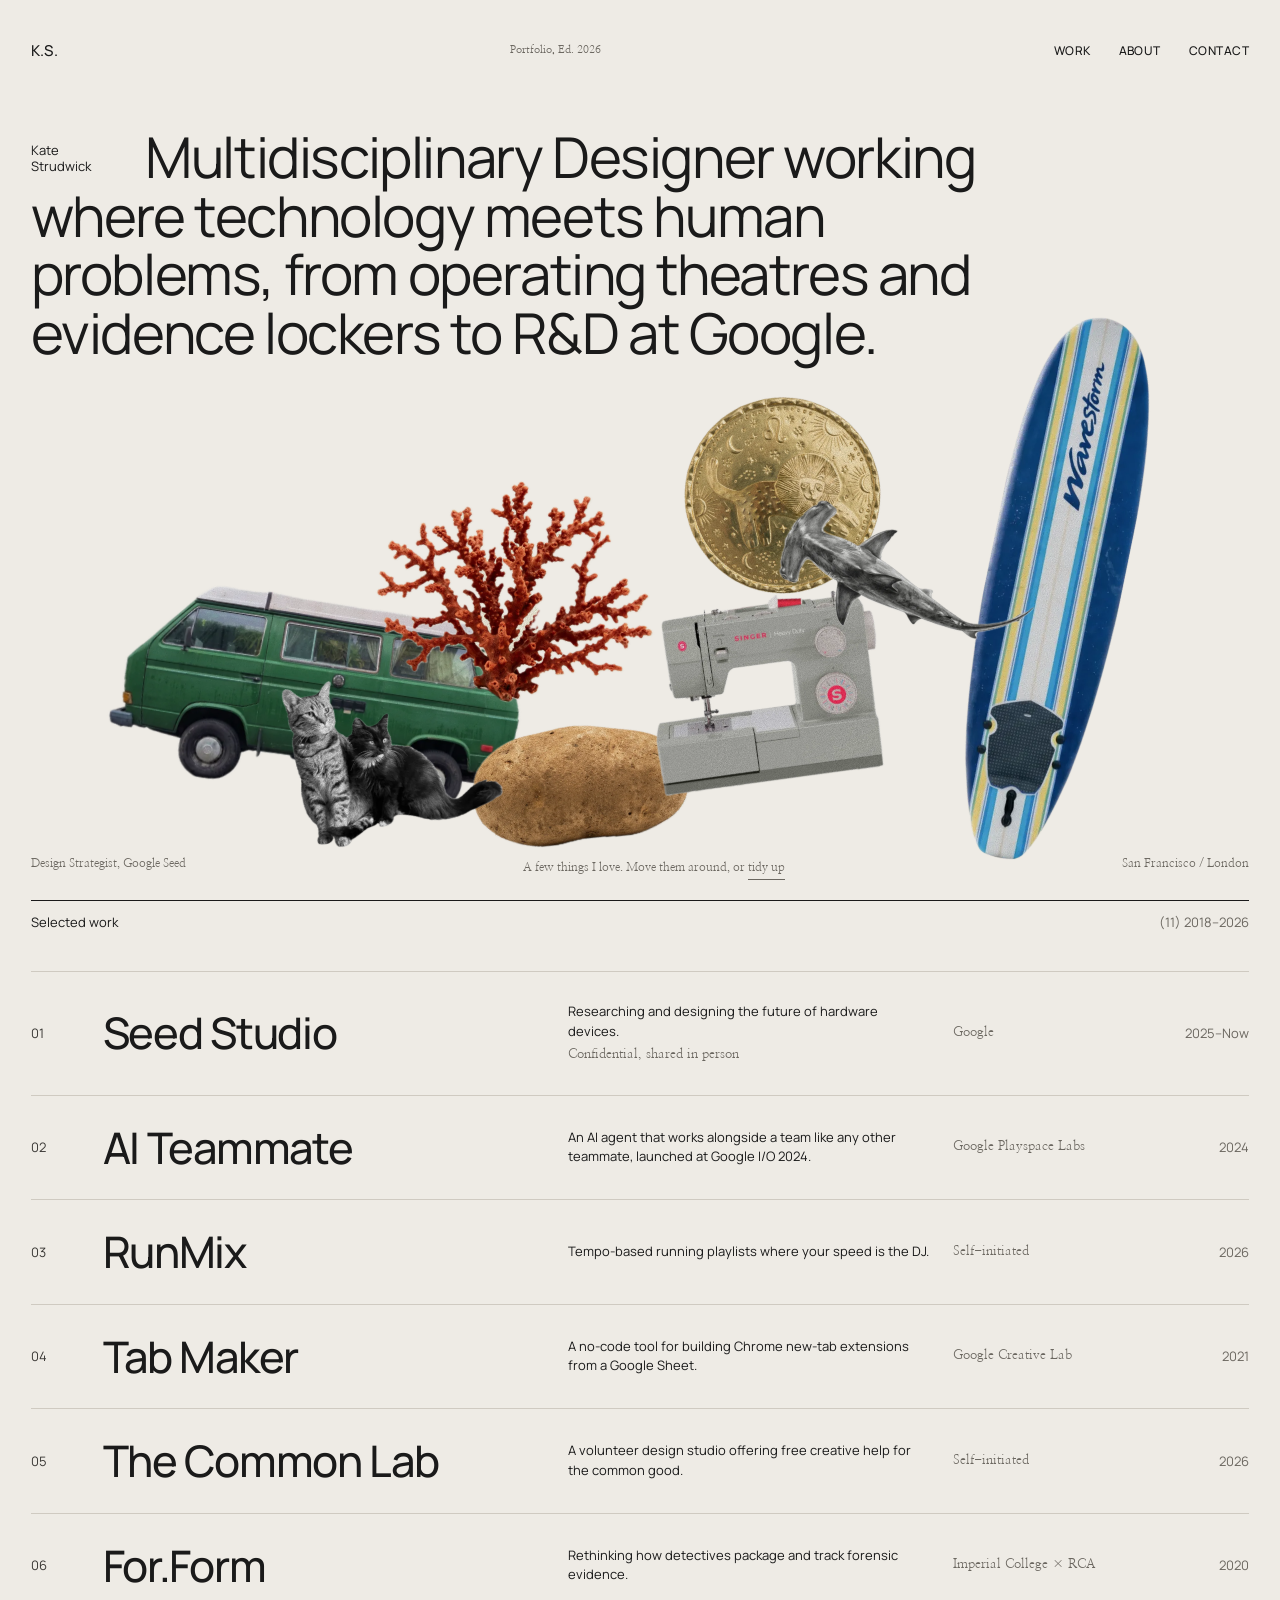
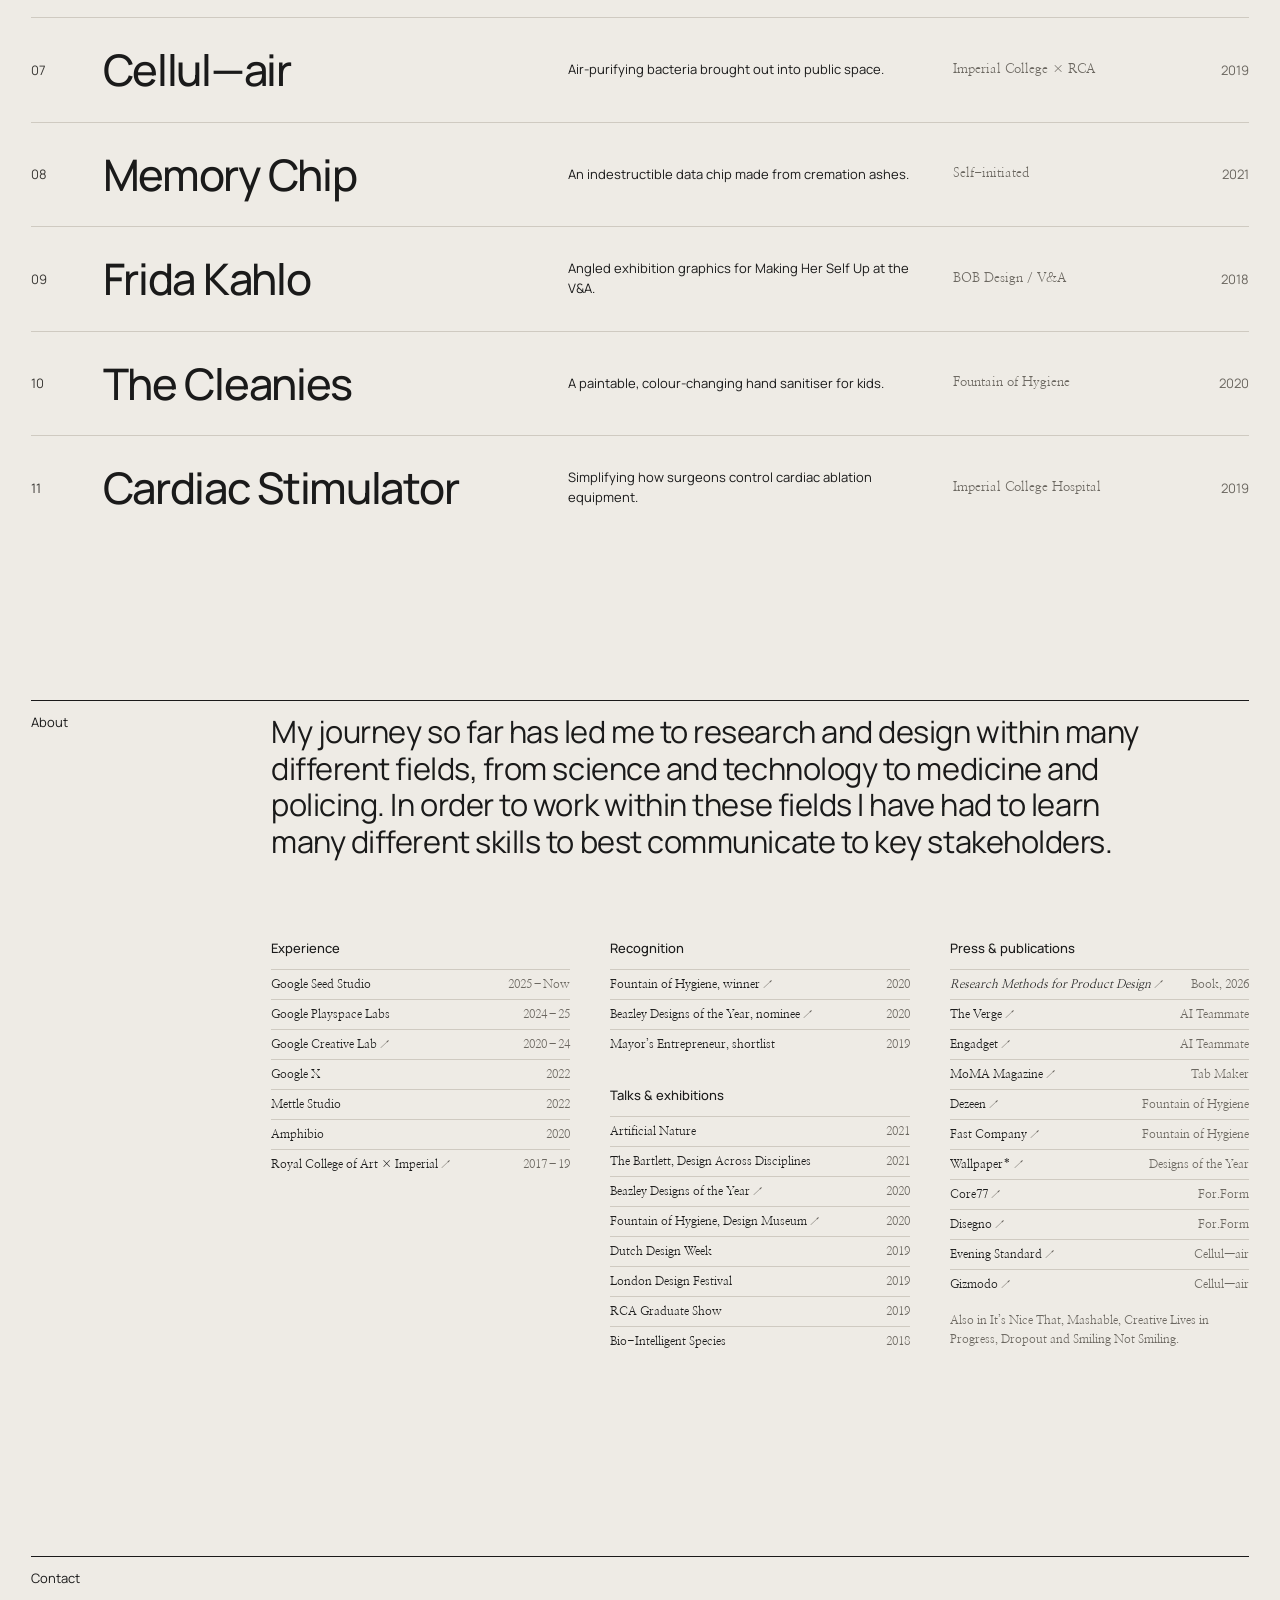
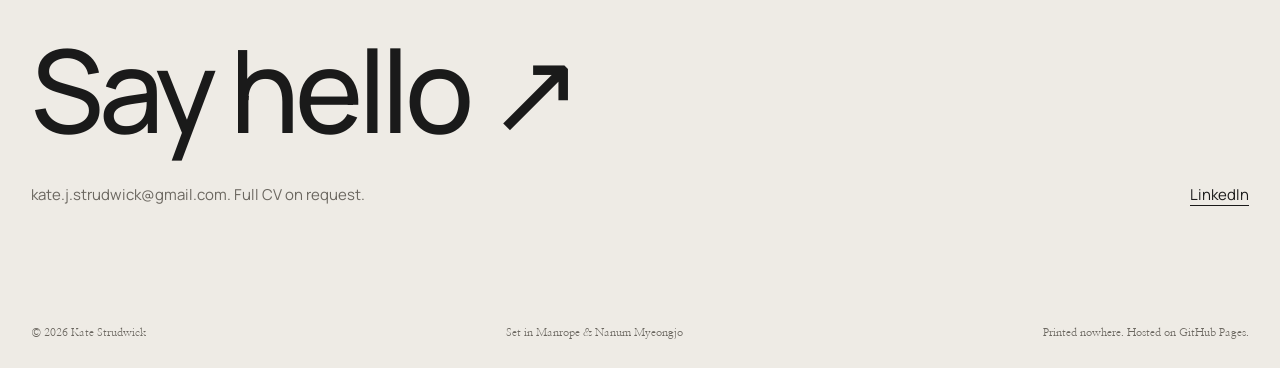
<file: index.html>
<!doctype html>
<html lang="en">
<head>
<meta charset="utf-8">
<meta name="viewport" content="width=device-width, initial-scale=1, viewport-fit=cover">
<title>Kate Strudwick</title>
<meta name="description" content="Kate Strudwick is a multidisciplinary designer working where technology meets human problems, from operating theatres and evidence lockers to R&amp;D at Google.">
<meta property="og:title" content="Kate Strudwick">
<meta property="og:description" content="Kate Strudwick is a multidisciplinary designer working where technology meets human problems, from operating theatres and evidence lockers to R&amp;D at Google.">
<meta property="og:image" content="https://katestrudwick.com/assets/img/share.jpg">
<meta property="og:image:width" content="1200">
<meta property="og:image:height" content="630">
<meta property="og:url" content="https://katestrudwick.com/">
<meta name="twitter:card" content="summary_large_image">
<link rel="icon" href="favicon.svg" type="image/svg+xml">
<link rel="preconnect" href="https://fonts.googleapis.com"><link rel="preconnect" href="https://fonts.gstatic.com" crossorigin><link href="https://fonts.googleapis.com/css2?family=Manrope:wght@300;400;500;600;700&amp;family=Nanum+Myeongjo:wght@400;700&amp;display=swap" rel="stylesheet">
<link rel="stylesheet" href="assets/css/site.css">
</head>
<body>
<a class="skip" href="#work">Skip to work</a>
<div class="wrap">
<header class="topbar">
<a class="ks" href="./" aria-label="Kate Strudwick, home">K.S.</a>
<span class="detail muted mid">Portfolio, Ed. 2026</span>
<nav class="caps-row" aria-label="Main"><a class="caps" id="nav-work" href="#work">Work</a><a class="caps" href="#about">About</a><a class="caps" href="mailto:kate.j.strudwick@gmail.com">Contact</a></nav>
</header>
<section class="hero" aria-label="Introduction">
<h1><span class="name">Kate<br>Strudwick</span>Multidisciplinary Designer working where technology meets human problems, from operating theatres and evidence lockers to R&amp;D at Google.</h1>
<div class="objects" aria-label="A few things I love. Drag them around.">
<div class="obj" data-o="0,432,640,0" data-m="0,150,230,0" title="A green camper van"><img src="assets/objects/object-2.webp" alt="A green camper van" draggable="false"></div>
<div class="obj" data-o="475,242,435,0" data-m="40,30,160,0" title="A branch of red coral"><img src="assets/objects/object-3.webp" alt="A branch of red coral" draggable="false"></div>
<div class="obj" data-o="825,180,305,0" data-m="175,20,110,0" title="A gold Leo coin"><img src="assets/objects/object-6.webp" alt="A gold Leo coin" draggable="false"></div>
<div class="obj" data-o="1345,0,345,0" data-m="285,0,95,0" title="A soft-top surfboard"><img src="assets/objects/object-4.webp" alt="A soft-top surfboard" draggable="false"></div>
<div class="obj" data-o="485,597,335,-4" data-m="130,232,130,-4" title="A potato"><img src="assets/objects/object-1.webp" alt="A potato" draggable="false"></div>
<div class="obj" data-o="785,497,360,0" data-m="215,172,140,0" title="A sewing machine"><img src="assets/objects/object-8.webp" alt="A sewing machine" draggable="false"></div>
<div class="obj" data-o="975,302,390,0" data-m="188,92,150,0" title="A hammerhead shark"><img src="assets/objects/object-5.webp" alt="A hammerhead shark" draggable="false"></div>
<div class="obj" data-o="220,582,315,0" data-m="15,238,120,0" title="Two cats"><img src="assets/objects/object-7.webp" alt="Two cats" draggable="false"></div>
</div>
<div class="hero-meta detail">
<span>Design Strategist, Google Seed</span>
<span>A few things I love. Move them around, or <button type="button" class="tidy">tidy up</button></span>
<span>San Francisco / London</span>
</div>
</section>

<main>
<section id="work" class="work" aria-labelledby="work-h">
<div class="section-head"><h2 id="work-h" class="label" style="margin:0;font-weight:400">Selected work</h2><span class="label muted">(11) 2018–2026</span></div>
<div class="row secret" data-hush>
<span class="n">01</span><span class="t">Seed Studio</span><span class="d">Researching and designing the future of hardware devices.<span class="hush">Confidential, shared in person</span></span><span class="w">Google<span class="y-m">2025–Now</span></span><span class="y">2025–Now</span>
</div>
<a class="row" href="ai-teammate/" data-print="assets/img/ai-teammate/print.jpg">
<span class="n">02</span><span class="t">AI Teammate</span><span class="d">An AI agent that works alongside a team like any other teammate, launched at Google I/O 2024.</span><span class="w">Google Playspace Labs<span class="y-m">2024</span></span><span class="y">2024</span>
</a>
<a class="row" href="runmix/" data-print="assets/img/runmix/print.jpg">
<span class="n">03</span><span class="t">RunMix</span><span class="d">Tempo-based running playlists where your speed is the DJ.</span><span class="w">Self-initiated<span class="y-m">2026</span></span><span class="y">2026</span>
</a>
<a class="row" href="tab-maker/" data-print="assets/img/tab-maker/print.jpg">
<span class="n">04</span><span class="t">Tab Maker</span><span class="d">A no-code tool for building Chrome new-tab extensions from a Google Sheet.</span><span class="w">Google Creative Lab<span class="y-m">2021</span></span><span class="y">2021</span>
</a>
<a class="row" href="the-common-lab/" data-print="assets/img/the-common-lab/print.jpg">
<span class="n">05</span><span class="t">The Common Lab</span><span class="d">A volunteer design studio offering free creative help for the common good.</span><span class="w">Self-initiated<span class="y-m">2026</span></span><span class="y">2026</span>
</a>
<a class="row" href="for-form/" data-print="assets/img/for-form/print.jpg">
<span class="n">06</span><span class="t">For.Form</span><span class="d">Rethinking how detectives package and track forensic evidence.</span><span class="w">Imperial College × RCA<span class="y-m">2020</span></span><span class="y">2020</span>
</a>
<a class="row" href="cellul-air/" data-print="assets/img/cellul-air/print.jpg">
<span class="n">07</span><span class="t">Cellul—air</span><span class="d">Air-purifying bacteria brought out into public space.</span><span class="w">Imperial College × RCA<span class="y-m">2019</span></span><span class="y">2019</span>
</a>
<a class="row" href="memory-chip/" data-print="assets/img/memory-chip/print.jpg">
<span class="n">08</span><span class="t">Memory Chip</span><span class="d">An indestructible data chip made from cremation ashes.</span><span class="w">Self-initiated<span class="y-m">2021</span></span><span class="y">2021</span>
</a>
<a class="row" href="frida-kahlo/" data-print="assets/img/frida-kahlo/print.jpg">
<span class="n">09</span><span class="t">Frida Kahlo</span><span class="d">Angled exhibition graphics for Making Her Self Up at the V&amp;A.</span><span class="w">BOB Design / V&amp;A<span class="y-m">2018</span></span><span class="y">2018</span>
</a>
<a class="row" href="the-cleanies/" data-print="assets/img/the-cleanies/print.jpg">
<span class="n">10</span><span class="t">The Cleanies</span><span class="d">A paintable, colour-changing hand sanitiser for kids.</span><span class="w">Fountain of Hygiene<span class="y-m">2020</span></span><span class="y">2020</span>
</a>
<a class="row" href="cardiac-stimulator/" data-print="assets/img/cardiac-stimulator/print.jpg">
<span class="n">11</span><span class="t">Cardiac Stimulator</span><span class="d">Simplifying how surgeons control cardiac ablation equipment.</span><span class="w">Imperial College Hospital<span class="y-m">2019</span></span><span class="y">2019</span>
</a>
</section>

<section id="about" class="about" aria-labelledby="about-h">
<h2 id="about-h" class="label" style="margin:0;font-weight:400">About</h2>
<div class="body">
<p class="lede">My journey so far has led me to research and design within many different fields, from science and technology to medicine and policing. In order to work within these fields I have had to learn many different skills to best communicate to key stakeholders.</p>
<div class="cols detail">
<div><h2>Experience</h2><ul><li><span>Google Seed Studio</span><span>2025–Now</span></li><li><span>Google Playspace Labs</span><span>2024–25</span></li><li><a href="https://www.creativelivesinprogress.com/article/google-creative-lab-5-programme" target="_blank" rel="noopener"><span>Google Creative Lab <i class="ext">↗</i></span><span>2020–24</span></a></li><li><span>Google X</span><span>2022</span></li><li><span>Mettle Studio</span><span>2022</span></li><li><span>Amphibio</span><span>2020</span></li><li><a href="https://www.rca.ac.uk/news-and-events/rca-stories/student-story-kate-strudwick-ma-innovation-design-engineering-2017/" target="_blank" rel="noopener"><span>Royal College of Art × Imperial <i class="ext">↗</i></span><span>2017–19</span></a></li></ul></div>
<div><h2>Recognition</h2><ul><li><a href="https://designmuseum.org/exhibitions/fountain-of-hygiene" target="_blank" rel="noopener"><span>Fountain of Hygiene, winner <i class="ext">↗</i></span><span>2020</span></a></li><li><a href="https://designmuseum.org/exhibitions/beazley-designs-of-the-year/product/forform" target="_blank" rel="noopener"><span>Beazley Designs of the Year, nominee <i class="ext">↗</i></span><span>2020</span></a></li><li><span>Mayor’s Entrepreneur, shortlist</span><span>2019</span></li></ul><h2 style="margin-top:28px">Talks &amp; exhibitions</h2><ul><li><span>Artificial Nature</span><span>2021</span></li><li><span>The Bartlett, Design Across Disciplines</span><span>2021</span></li><li><a href="https://designmuseum.org/exhibitions/beazley-designs-of-the-year/product/forform" target="_blank" rel="noopener"><span>Beazley Designs of the Year <i class="ext">↗</i></span><span>2020</span></a></li><li><a href="https://designmuseum.org/exhibitions/fountain-of-hygiene" target="_blank" rel="noopener"><span>Fountain of Hygiene, Design Museum <i class="ext">↗</i></span><span>2020</span></a></li><li><span>Dutch Design Week</span><span>2019</span></li><li><span>London Design Festival</span><span>2019</span></li><li><span>RCA Graduate Show</span><span>2019</span></li><li><span>Bio-Intelligent Species</span><span>2018</span></li></ul></div>
<div><h2>Press &amp; publications</h2><ul><li><a href="https://us.laurenceking.com/products/research-methods-for-product-design-second-edition" target="_blank" rel="noopener"><span><i>Research Methods for Product Design</i> <i class="ext">↗</i></span><span>Book, 2026</span></a></li><li><a href="https://www.theverge.com/2024/5/14/24156638/learn-to-work-with-your-ai-teammate" target="_blank" rel="noopener"><span>The Verge <i class="ext">↗</i></span><span>AI Teammate</span></a></li><li><a href="https://www.engadget.com/google-gemini-can-power-a-virtual-ai-teammate-with-its-own-workspace-account-182809274.html" target="_blank" rel="noopener"><span>Engadget <i class="ext">↗</i></span><span>AI Teammate</span></a></li><li><a href="https://www.moma.org/magazine/articles/677" target="_blank" rel="noopener"><span>MoMA Magazine <i class="ext">↗</i></span><span>Tab Maker</span></a></li><li><a href="https://www.dezeen.com/2020/05/23/sanitising-bubbles-seaweed-capsules-fountain-of-hygiene-winners/" target="_blank" rel="noopener"><span>Dezeen <i class="ext">↗</i></span><span>Fountain of Hygiene</span></a></li><li><a href="https://www.fastcompany.com/90508088/7-weird-wonderful-ingenious-ideas-for-dispensing-hand-sanitizer" target="_blank" rel="noopener"><span>Fast Company <i class="ext">↗</i></span><span>Fountain of Hygiene</span></a></li><li><a href="https://www.wallpaper.com/design/beazley-designs-of-the-year-nominees-2020" target="_blank" rel="noopener"><span>Wallpaper* <i class="ext">↗</i></span><span>Designs of the Year</span></a></li><li><a href="https://www.core77.com/posts/102477/Designing-a-Better-Crime-Scene-Evidence-Collection-System" target="_blank" rel="noopener"><span>Core77 <i class="ext">↗</i></span><span>For.Form</span></a></li><li><a href="https://disegnojournal.com/newsfeed/forensics-kit-redesign" target="_blank" rel="noopener"><span>Disegno <i class="ext">↗</i></span><span>For.Form</span></a></li><li><a href="https://www.standard.co.uk/futurelondon/cleanair/london-underground-air-pollution-imperial-college-london-a4065686.html" target="_blank" rel="noopener"><span>Evening Standard <i class="ext">↗</i></span><span>Cellul—air</span></a></li><li><a href="https://www.gizmodo.co.uk/2019/02/ingenious-student-project-uses-bacteria-to-clean-filthy-underground-air" target="_blank" rel="noopener"><span>Gizmodo <i class="ext">↗</i></span><span>Cellul—air</span></a></li></ul><p class="also">Also in It’s Nice That, Mashable, Creative Lives in Progress, Dropout and Smiling Not Smiling.</p></div>
</div>
</div>
</section>
</main>

<footer class="contact">
<div class="label">Contact</div>
<a class="say-hello" href="mailto:kate.j.strudwick@gmail.com">Say hello ↗</a>
<div class="contact-line"><span><a class="plain" href="mailto:kate.j.strudwick@gmail.com">kate.j.strudwick@gmail.com</a>. Full CV on request.</span><a href="https://www.linkedin.com/in/kate-strudwick-1132256a/">LinkedIn</a></div>
<div class="colophon detail"><span>© 2026 Kate Strudwick</span><span>Set in Manrope &amp; Nanum Myeongjo</span><span>Printed nowhere. Hosted on GitHub Pages.</span></div>
</footer>
</div>
<script src="assets/js/site.js"></script>
</body>
</html>
</file>
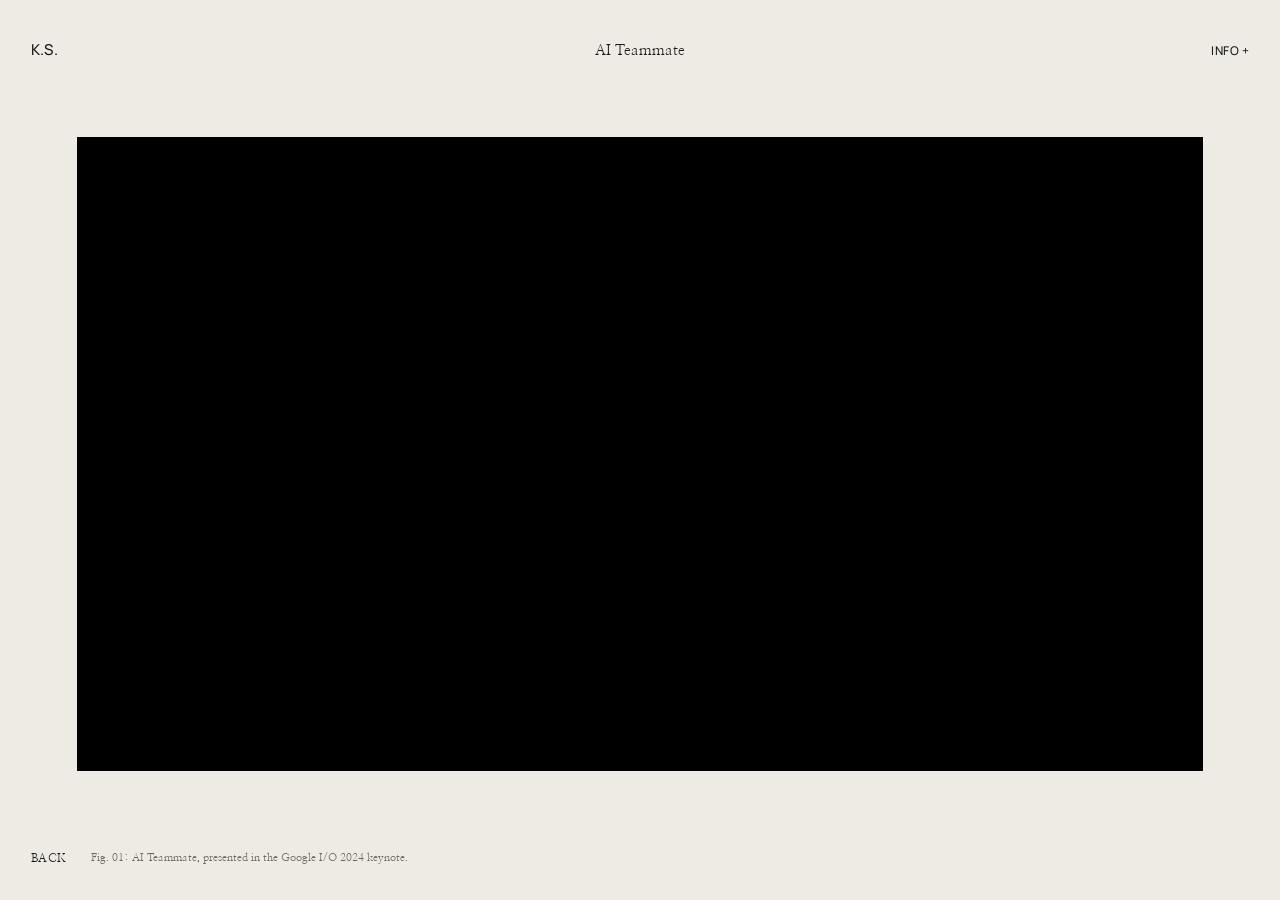
<file: ai-teammate/index.html>
<!doctype html>
<html lang="en">
<head>
<meta charset="utf-8">
<meta name="viewport" content="width=device-width, initial-scale=1, viewport-fit=cover">
<title>AI Teammate, Kate Strudwick</title>
<meta name="description" content="Working side by side with an AI agent to find out how it should behave as a teammate.">
<meta property="og:title" content="AI Teammate, Kate Strudwick">
<meta property="og:description" content="Working side by side with an AI agent to find out how it should behave as a teammate.">
<meta property="og:image" content="https://katestrudwick.com/assets/img/ai-teammate/share.jpg">
<meta property="og:image:width" content="1200">
<meta property="og:image:height" content="630">
<meta property="og:url" content="https://katestrudwick.com/ai-teammate/">
<meta name="twitter:card" content="summary_large_image">
<link rel="icon" href="../favicon.svg" type="image/svg+xml">
<link rel="preconnect" href="https://fonts.googleapis.com"><link rel="preconnect" href="https://fonts.gstatic.com" crossorigin><link href="https://fonts.googleapis.com/css2?family=Manrope:wght@300;400;500;600;700&amp;family=Nanum+Myeongjo:wght@400;700&amp;display=swap" rel="stylesheet">
<link rel="stylesheet" href="../assets/css/site.css">
</head>
<body class="project">
<div class="p" style="--panel:#D8DEE8">
<header class="p-head">
<a class="ks" href="../" aria-label="Kate Strudwick, home">K.S.</a>
<h1>AI Teammate</h1>
<button type="button" class="caps info" data-toggle-panel data-label="Info +" aria-expanded="false" aria-controls="panel">Info +</button>
</header>
<div class="p-summary"><p class="t">AI Teammate</p><p>An AI agent that works alongside a team like any other teammate, launched at Google I/O 2024.</p></div>
<div class="p-stage" aria-label="Gallery"><div class="vid" data-caption="AI Teammate, presented in the Google I/O 2024 keynote."><iframe data-src="https://www.youtube-nocookie.com/embed/pxyEyNK0vkc?start=570&amp;end=733&amp;rel=0&amp;modestbranding=1" title="AI Teammate at Google I/O 2024 (YouTube)" allow="autoplay; fullscreen; picture-in-picture; encrypted-media" allowfullscreen></iframe></div></div>
<div class="p-foot">
<a class="caps back" href="../#work">Back</a>
<span class="cap" aria-live="polite"></span>
<div class="p-nav"><button type="button" class="prev" aria-label="Previous image">←</button><span class="count"></span><button type="button" class="nextimg" aria-label="Next image">→</button></div>
</div>
<div class="p-dots" aria-hidden="true"><span></span></div>
<button type="button" class="p-about" data-toggle-panel aria-expanded="false" aria-controls="panel"><span>About this project</span><span>+</span></button>
<div class="scrim" aria-hidden="true"></div>
<aside class="p-panel" id="panel" aria-hidden="true" aria-label="About AI Teammate">
<div class="top"><span class="sub">Google Playspace Labs, 2024</span><button type="button" class="caps close" data-toggle-panel>Close</button></div>
<p class="intro">Working side by side with an AI agent to find out how it should behave as a teammate.</p>
<div class="text"><p>Playspace Labs was one of the first teams at Google to work on AI agents, before most people were talking about them. There were no patterns to follow, so we had to invent new ones.</p><p>We prototyped by working side by side with an agent ourselves, treating it like any other member of the team, to uncover how it should function. Should it feel like a human colleague, or clearly like an agent? When should it step in, and how should it check in with people?</p><p>I designed the use cases, the screens, the user flows and the conversations. The result was AI Teammate, a Gemini-powered agent with its own Workspace account, presented on stage in the <a href="https://www.youtube.com/watch?v=pxyEyNK0vkc&amp;t=570s" target="_blank" rel="noopener">Google I/O 2024 keynote</a>.</p></div>
<dl class="meta"><div><dt>Year</dt><dd>2024</dd></div><div><dt>With</dt><dd>Google Playspace Labs</dd></div><div><dt>Role</dt><dd>Use cases, interaction design, UI, conversation design</dd></div><div><dt>Launched</dt><dd><a href="https://www.youtube.com/watch?v=pxyEyNK0vkc&amp;t=570s" target="_blank" rel="noopener">Google I/O 2024 keynote ↗</a></dd></div></dl>
<section class="stages"><h2>Press</h2><div><span><a href="https://www.theverge.com/2024/5/14/24156638/learn-to-work-with-your-ai-teammate" target="_blank" rel="noopener">The Verge&nbsp;↗</a></span><span>Learn to work with your AI Teammate</span></div><div><span><a href="https://www.engadget.com/google-gemini-can-power-a-virtual-ai-teammate-with-its-own-workspace-account-182809274.html" target="_blank" rel="noopener">Engadget&nbsp;↗</a></span><span>Google Gemini can power a virtual AI teammate with its own Workspace account</span></div><div><span><a href="https://mashable.com/article/google-io-2024-ai-teammate" target="_blank" rel="noopener">Mashable&nbsp;↗</a></span><span>‘AI Teammate’ announced at Google I/O 2024</span></div></section>
<a class="next" href="../runmix/">Next: RunMix →</a>
</aside>
</div>
<script src="../assets/js/site.js"></script>
</body>
</html>
</file>
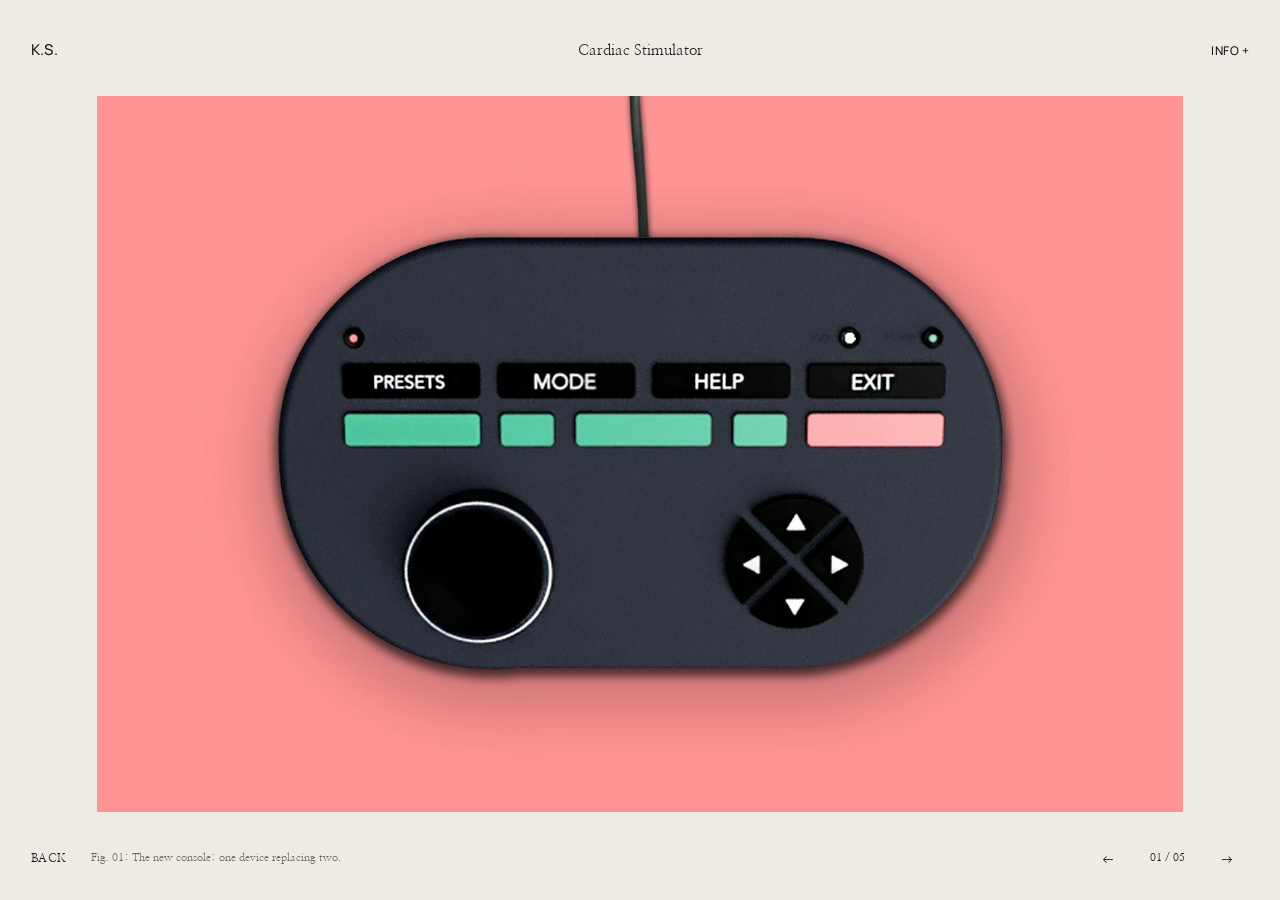
<file: cardiac-stimulator/index.html>
<!doctype html>
<html lang="en">
<head>
<meta charset="utf-8">
<meta name="viewport" content="width=device-width, initial-scale=1, viewport-fit=cover">
<title>Cardiac Stimulator, Kate Strudwick</title>
<meta name="description" content="Applying user research and UX design with cardiologists to simplify how surgeons control cardiac ablation equipment.">
<meta property="og:title" content="Cardiac Stimulator, Kate Strudwick">
<meta property="og:description" content="Applying user research and UX design with cardiologists to simplify how surgeons control cardiac ablation equipment.">
<meta property="og:image" content="https://katestrudwick.com/assets/img/cardiac-stimulator/share.jpg">
<meta property="og:image:width" content="1200">
<meta property="og:image:height" content="630">
<meta property="og:url" content="https://katestrudwick.com/cardiac-stimulator/">
<meta name="twitter:card" content="summary_large_image">
<link rel="icon" href="../favicon.svg" type="image/svg+xml">
<link rel="preconnect" href="https://fonts.googleapis.com"><link rel="preconnect" href="https://fonts.gstatic.com" crossorigin><link href="https://fonts.googleapis.com/css2?family=Manrope:wght@300;400;500;600;700&amp;family=Nanum+Myeongjo:wght@400;700&amp;display=swap" rel="stylesheet">
<link rel="stylesheet" href="../assets/css/site.css">
</head>
<body class="project">
<div class="p" style="--panel:#E0D7D3">
<header class="p-head">
<a class="ks" href="../" aria-label="Kate Strudwick, home">K.S.</a>
<h1>Cardiac Stimulator</h1>
<button type="button" class="caps info" data-toggle-panel data-label="Info +" aria-expanded="false" aria-controls="panel">Info +</button>
</header>
<div class="p-summary"><p class="t">Cardiac Stimulator</p><p>Simplifying how surgeons control cardiac ablation equipment.</p></div>
<button type="button" class="p-stage" aria-label="Next image"><img src="../assets/img/cardiac-stimulator/01.jpg" alt="Top view of the new console with preset, mode, help and exit buttons, a dial and a direction pad" data-caption="The new console: one device replacing two." width=1498 height=988><img src="../assets/img/cardiac-stimulator/02.jpg" alt="Angled render of the console" data-caption="CAD model of the multi-functional console." loading="lazy"><img src="../assets/img/cardiac-stimulator/03.jpg" alt="Close-up of the textured control dial" data-caption="Detail: the textured control dial." loading="lazy"><img src="../assets/img/cardiac-stimulator/04.jpg" alt="The matching interface on a monitor" data-caption="The matching GUI, mirroring the console layout." loading="lazy"><img src="../assets/img/cardiac-stimulator/05.jpg" alt="Collage of research notes, photos and sketches from the hospital" data-caption="Behind the scenes: on-site research and co-design with cardiologists." loading="lazy"></button>
<div class="p-foot">
<a class="caps back" href="../#work">Back</a>
<span class="cap" aria-live="polite"></span>
<div class="p-nav"><button type="button" class="prev" aria-label="Previous image">←</button><span class="count"></span><button type="button" class="nextimg" aria-label="Next image">→</button></div>
</div>
<div class="p-dots" aria-hidden="true"><span></span><span></span><span></span><span></span><span></span></div>
<button type="button" class="p-about" data-toggle-panel aria-expanded="false" aria-controls="panel"><span>About this project</span><span>+</span></button>
<div class="scrim" aria-hidden="true"></div>
<aside class="p-panel" id="panel" aria-hidden="true" aria-label="About Cardiac Stimulator">
<div class="top"><span class="sub">Imperial College Hospital, 2019</span><button type="button" class="caps close" data-toggle-panel>Close</button></div>
<p class="intro">Applying user research and UX design with cardiologists to simplify how surgeons control cardiac ablation equipment.</p>
<div class="text"><p>Existing cardiology devices were so complex that surgeons used standard computer keyboards as consoles, with functions that were hard to learn and easy to trigger by accident.</p><p>I ran user research with key hospital stakeholders, mapped the device’s core functions, built CAD models of a new console and directed the design of its interface, working on site to observe and co-design with doctors.</p><p>The result combined two separate consoles into one multi-functional device with a matching GUI. The designs were used to secure funding to build it.</p></div>
<dl class="meta"><div><dt>Year</dt><dd>2019</dd></div><div><dt>With</dt><dd>Imperial College Hospital</dd></div><div><dt>Role</dt><dd>User research, 3D design, UX design</dd></div><div><dt>Outcome</dt><dd>Designs used to secure funding for the device</dd></div></dl>

<a class="next" href="../ai-teammate/">Next: AI Teammate →</a>
</aside>
</div>
<script src="../assets/js/site.js"></script>
</body>
</html>
</file>
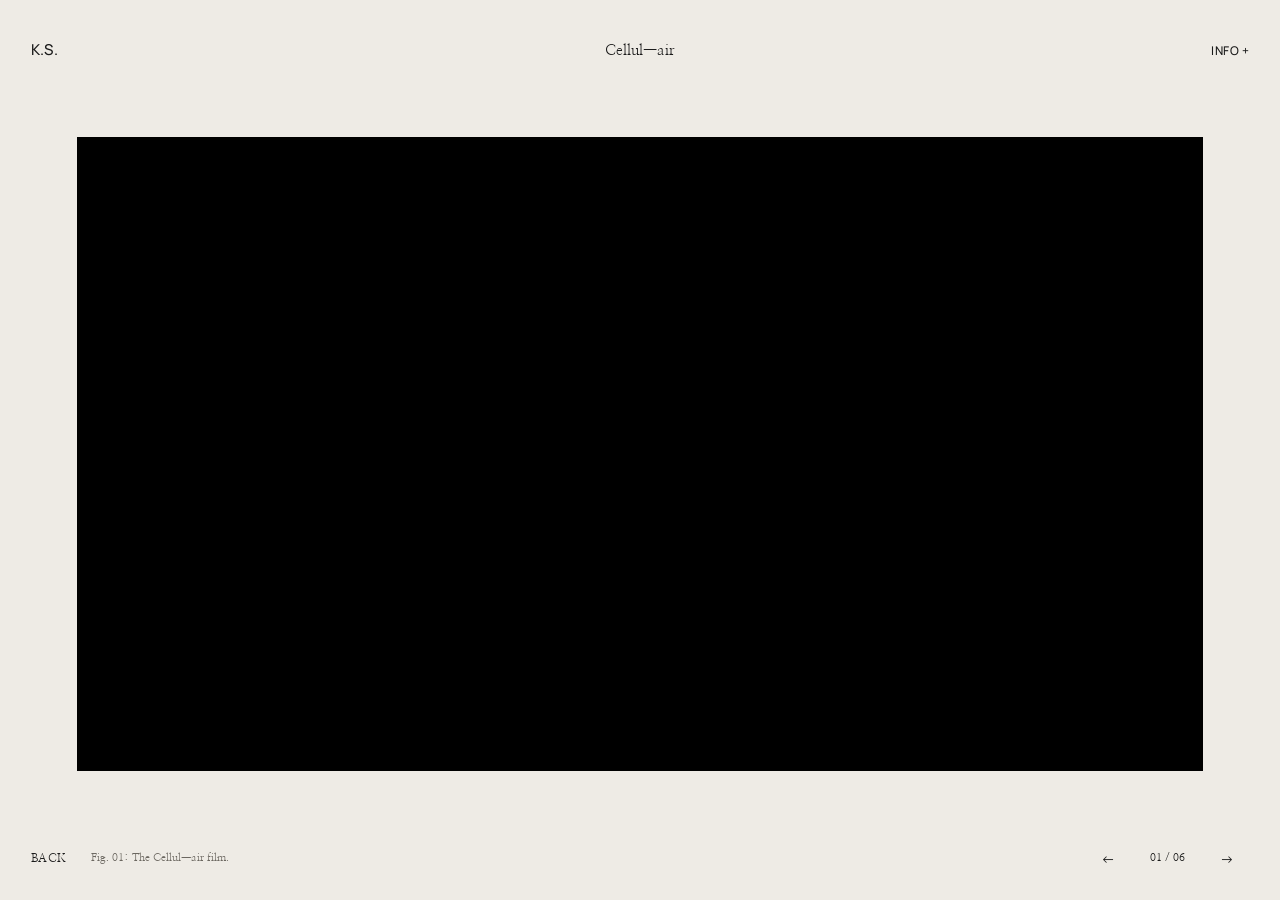
<file: cellul-air/index.html>
<!doctype html>
<html lang="en">
<head>
<meta charset="utf-8">
<meta name="viewport" content="width=device-width, initial-scale=1, viewport-fit=cover">
<title>Cellul—air, Kate Strudwick</title>
<meta name="description" content="Bringing bacteria into public spaces to help in the fight against air pollution.">
<meta property="og:title" content="Cellul—air, Kate Strudwick">
<meta property="og:description" content="Bringing bacteria into public spaces to help in the fight against air pollution.">
<meta property="og:image" content="https://katestrudwick.com/assets/img/cellul-air/share.jpg">
<meta property="og:image:width" content="1200">
<meta property="og:image:height" content="630">
<meta property="og:url" content="https://katestrudwick.com/cellul-air/">
<meta name="twitter:card" content="summary_large_image">
<link rel="icon" href="../favicon.svg" type="image/svg+xml">
<link rel="preconnect" href="https://fonts.googleapis.com"><link rel="preconnect" href="https://fonts.gstatic.com" crossorigin><link href="https://fonts.googleapis.com/css2?family=Manrope:wght@300;400;500;600;700&amp;family=Nanum+Myeongjo:wght@400;700&amp;display=swap" rel="stylesheet">
<link rel="stylesheet" href="../assets/css/site.css">
</head>
<body class="project">
<div class="p" style="--panel:#D3D9D4">
<header class="p-head">
<a class="ks" href="../" aria-label="Kate Strudwick, home">K.S.</a>
<h1>Cellul—air</h1>
<button type="button" class="caps info" data-toggle-panel data-label="Info +" aria-expanded="false" aria-controls="panel">Info +</button>
</header>
<div class="p-summary"><p class="t">Cellul—air</p><p>Air-purifying bacteria brought out into public space.</p></div>
<div class="p-stage" aria-label="Gallery"><div class="vid" data-caption="The Cellul—air film."><iframe data-src="https://player.vimeo.com/video/312257176?dnt=1&amp;title=0&amp;byline=0&amp;portrait=0" title="Cellul—air film (Vimeo)" allow="autoplay; fullscreen; picture-in-picture; encrypted-media" allowfullscreen></iframe></div><img src="../assets/img/cellul-air/01.jpg" alt="Cellul—air modules installed along a London Underground tunnel" data-caption="Future vision: modules lining a Bakerloo line passage." width=1400 height=921><img src="../assets/img/cellul-air/02.jpg" alt="Close-up of glowing bacteria-filled dishes" data-caption="Living modules, lit from behind." loading="lazy"><img src="../assets/img/cellul-air/03.jpg" alt="A visitor examining the modules at an exhibition" data-caption="On show, inviting a closer look at the air we breathe." loading="lazy"><img src="../assets/img/cellul-air/04.jpg" alt="Kate holding a petri dish of bacteria in the lab" data-caption="Growing air-purifying bacteria in the lab." loading="lazy"><img src="../assets/img/cellul-air/05.jpg" alt="Cluster of purple modules in a concrete gallery stairwell" data-caption="Future vision: a cluster in a public stairwell." loading="lazy"></div>
<div class="p-foot">
<a class="caps back" href="../#work">Back</a>
<span class="cap" aria-live="polite"></span>
<div class="p-nav"><button type="button" class="prev" aria-label="Previous image">←</button><span class="count"></span><button type="button" class="nextimg" aria-label="Next image">→</button></div>
</div>
<div class="p-dots" aria-hidden="true"><span></span><span></span><span></span><span></span><span></span><span></span></div>
<button type="button" class="p-about" data-toggle-panel aria-expanded="false" aria-controls="panel"><span>About this project</span><span>+</span></button>
<div class="scrim" aria-hidden="true"></div>
<aside class="p-panel" id="panel" aria-hidden="true" aria-label="About Cellul—air">
<div class="top"><span class="sub">Imperial College × RCA, 2019</span><button type="button" class="caps close" data-toggle-panel>Close</button></div>
<p class="intro">Bringing bacteria into public spaces to help in the fight against air pollution.</p>
<div class="text"><p>Today’s air filters, like HEPA, work well but aren’t sustainable: used filters are incinerated, adding to the pollution they were meant to remove. They’re also hidden inside buildings, which makes it easy to ignore the air around us.</p><p>I split my time between scientific research, material development and aesthetic direction. Because the project is speculative, I built physical prototypes, digital artwork and animation to show a future where Cellul—air could exist.</p><p>The result is a visible, modular filtration system filled with air-purifying bacteria, tuned to the pollutants in a specific space. The bacteria and the material they grow on are biodegradable and the modules are reusable, so the system produces no waste.</p></div>
<dl class="meta"><div><dt>Year</dt><dd>2019</dd></div><div><dt>With</dt><dd>Imperial College London, Royal College of Art</dd></div><div><dt>Role</dt><dd>Speculative design, system design, visual design</dd></div><div><dt>Exhibited</dt><dd>Dutch Design Week, London Design Festival</dd></div><div><dt>Press</dt><dd>Featured in the news</dd></div></dl>

<section class="stages"><h2>Press</h2><div><span><a href="https://www.standard.co.uk/futurelondon/cleanair/london-underground-air-pollution-imperial-college-london-a4065686.html" target="_blank" rel="noopener">Evening Standard&nbsp;↗</a></span><span>Could bacteria create clean air on the London Underground?</span></div><div><span><a href="https://www.gizmodo.co.uk/2019/02/ingenious-student-project-uses-bacteria-to-clean-filthy-underground-air" target="_blank" rel="noopener">Gizmodo&nbsp;↗</a></span><span>Student project uses bacteria to clean underground air</span></div><div><span><a href="https://royalcommission1851.org/cellul-air" target="_blank" rel="noopener">Royal Commission 1851&nbsp;↗</a></span><span>Pollution-fighting microbes for modular air filtration</span></div></section>
<a class="next" href="../memory-chip/">Next: Memory Chip →</a>
</aside>
</div>
<script src="../assets/js/site.js"></script>
</body>
</html>
</file>
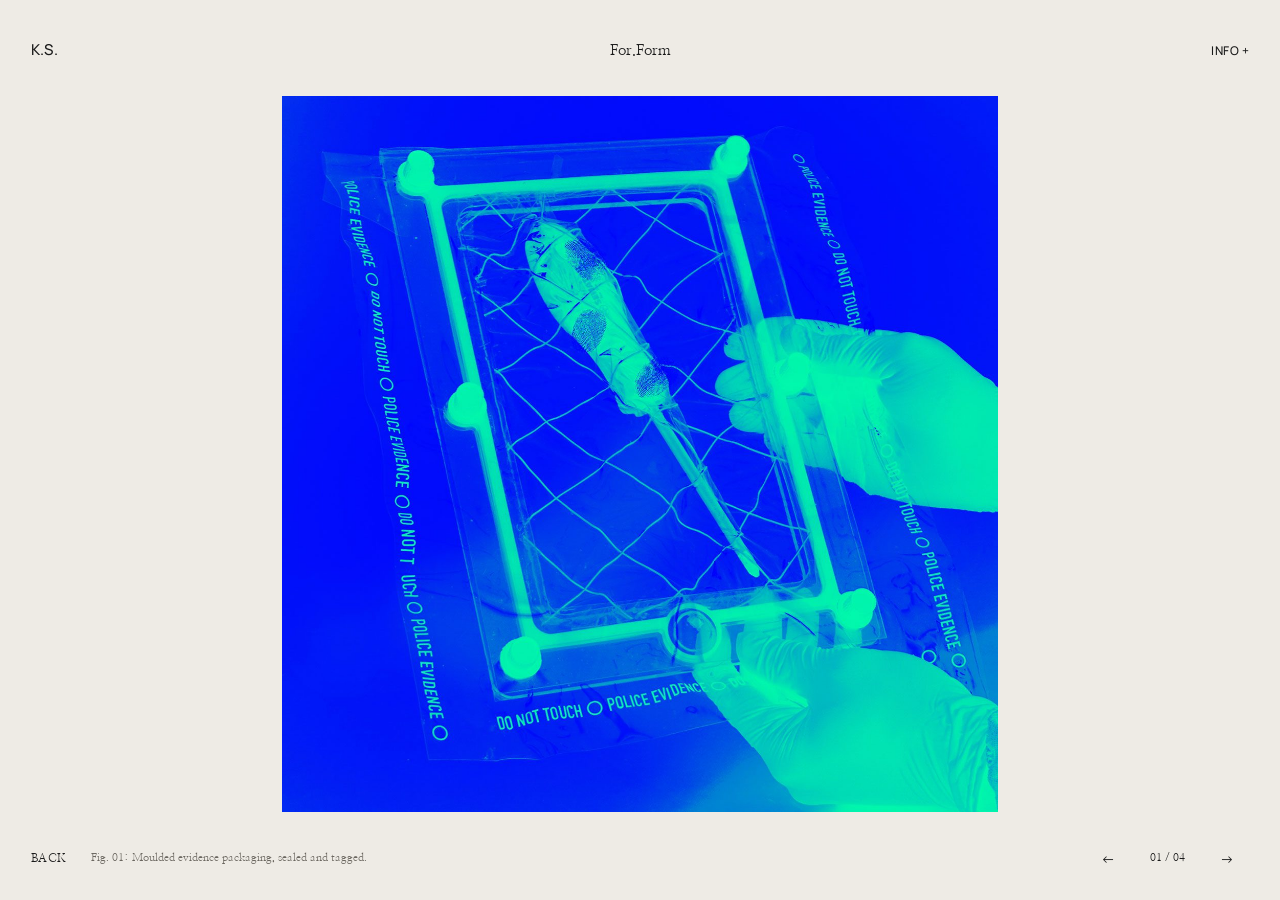
<file: for-form/index.html>
<!doctype html>
<html lang="en">
<head>
<meta charset="utf-8">
<meta name="viewport" content="width=device-width, initial-scale=1, viewport-fit=cover">
<title>For.Form, Kate Strudwick</title>
<meta name="description" content="Bringing design thinking and material innovation to detectives, to redefine how forensic evidence is packaged and processed.">
<meta property="og:title" content="For.Form, Kate Strudwick">
<meta property="og:description" content="Bringing design thinking and material innovation to detectives, to redefine how forensic evidence is packaged and processed.">
<meta property="og:image" content="https://katestrudwick.com/assets/img/for-form/share.jpg">
<meta property="og:image:width" content="1200">
<meta property="og:image:height" content="630">
<meta property="og:url" content="https://katestrudwick.com/for-form/">
<meta name="twitter:card" content="summary_large_image">
<link rel="icon" href="../favicon.svg" type="image/svg+xml">
<link rel="preconnect" href="https://fonts.googleapis.com"><link rel="preconnect" href="https://fonts.gstatic.com" crossorigin><link href="https://fonts.googleapis.com/css2?family=Manrope:wght@300;400;500;600;700&amp;family=Nanum+Myeongjo:wght@400;700&amp;display=swap" rel="stylesheet">
<link rel="stylesheet" href="../assets/css/site.css">
</head>
<body class="project">
<div class="p" style="--panel:#D6D9E0">
<header class="p-head">
<a class="ks" href="../" aria-label="Kate Strudwick, home">K.S.</a>
<h1>For.Form</h1>
<button type="button" class="caps info" data-toggle-panel data-label="Info +" aria-expanded="false" aria-controls="panel">Info +</button>
</header>
<div class="p-summary"><p class="t">For.Form</p><p>Rethinking how detectives package and track forensic evidence.</p></div>
<button type="button" class="p-stage" aria-label="Next image"><img src="../assets/img/for-form/01.jpg" alt="Evidence frame holding a fingerprinted screwdriver, gloved hands" data-caption="Moulded evidence packaging, sealed and tagged." width=1400 height=1400><img src="../assets/img/for-form/02.jpg" alt="Mesh material formed around an object" data-caption="Material testing. Mesh formed around the shape of an exhibit." loading="lazy"><img src="../assets/img/for-form/03.jpg" alt="Opening the sealed evidence frame in the lab" data-caption="Opening in the lab, the only place the seal can be broken." loading="lazy"><img src="../assets/img/for-form/04.jpg" alt="Diagram of the full For.Form system from crime scene to forensic lab" data-caption="The full system, from crime scene to exhibits suite to forensic lab." loading="lazy"></button>
<div class="p-foot">
<a class="caps back" href="../#work">Back</a>
<span class="cap" aria-live="polite"></span>
<div class="p-nav"><button type="button" class="prev" aria-label="Previous image">←</button><span class="count"></span><button type="button" class="nextimg" aria-label="Next image">→</button></div>
</div>
<div class="p-dots" aria-hidden="true"><span></span><span></span><span></span><span></span></div>
<button type="button" class="p-about" data-toggle-panel aria-expanded="false" aria-controls="panel"><span>About this project</span><span>+</span></button>
<div class="scrim" aria-hidden="true"></div>
<aside class="p-panel" id="panel" aria-hidden="true" aria-label="About For.Form">
<div class="top"><span class="sub">Imperial College × RCA, 2020</span><button type="button" class="caps close" data-toggle-panel>Close</button></div>
<p class="intro">Bringing design thinking and material innovation to detectives, to redefine how forensic evidence is packaged and processed.</p>
<div class="text"><p>The way evidence is collected, packaged and processed is outdated and unreliable, which raises the risk of contamination. In many cases only five pieces of evidence make it to court, so each one needs the best possible chance of surviving trial.</p><p>I spent time on site with detectives in police stations, evidence lockers and courtrooms. With advice from forensic scientists, I developed a new packaging material, then used it with a set of props to co-design the rest of the system with the detectives themselves.</p><p>The result is a flexible, mouldable material that both protects and packages evidence; a traceable, secure seal; and an embedded RFID chip that logs every step of the chain of custody automatically.</p></div>
<dl class="meta"><div><dt>Year</dt><dd>2020</dd></div><div><dt>With</dt><dd>Imperial College London, Royal College of Art</dd></div><div><dt>Role</dt><dd>User research, system design, UX design</dd></div><div><dt>Recognition</dt><dd>Nominee, Beazley Designs of the Year 2020</dd></div><div><dt>Published</dt><dd><a href="https://us.laurenceking.com/products/research-methods-for-product-design-second-edition" target="_blank" rel="noopener"><i>Research Methods for Product Design</i> ↗</a></dd></div></dl>
<section class="stages"><h2>Process</h2><div><span>01 Understand</span><span>Interviews and on-site research with detectives, crime scene managers and forensic scientists.</span></div><div><span>02 Define</span><span>Evidence handling leaves almost no margin for error, so we set strict parameters for success.</span></div><div><span>03 Test</span><span>Workshops at a mock crime scene, co-designing the system with detectives using material samples and props.</span></div><div><span>04 Impact</span><span>Nominated for the Beazley Designs of the Year 2020.</span></div></section>
<section class="stages"><h2>Press</h2><div><span><a href="https://us.laurenceking.com/products/research-methods-for-product-design-second-edition" target="_blank" rel="noopener">Laurence King&nbsp;↗</a></span><span><i>Research Methods for Product Design</i>, 2nd edition (2026)</span></div><div><span><a href="https://www.core77.com/posts/102477/Designing-a-Better-Crime-Scene-Evidence-Collection-System" target="_blank" rel="noopener">Core77&nbsp;↗</a></span><span>Designing a better crime scene evidence collection system</span></div><div><span><a href="https://disegnojournal.com/newsfeed/forensics-kit-redesign" target="_blank" rel="noopener">Disegno&nbsp;↗</a></span><span>The forensic kit: a redesign</span></div><div><span><a href="https://designmuseum.org/exhibitions/beazley-designs-of-the-year/product/forform" target="_blank" rel="noopener">Design Museum&nbsp;↗</a></span><span>Beazley Designs of the Year 2020, nominee</span></div><div><span><a href="https://www.wallpaper.com/design/beazley-designs-of-the-year-nominees-2020" target="_blank" rel="noopener">Wallpaper*&nbsp;↗</a></span><span>Beazley Designs of the Year is a blueprint for our turbulent year</span></div><div><span><a href="https://www.rca.ac.uk/news-and-events/news/10-rca-alumni-beazley-designs-year-2020/" target="_blank" rel="noopener">RCA&nbsp;↗</a></span><span>10 RCA alumni: Beazley Designs of the Year 2020</span></div></section>
<a class="next" href="../cellul-air/">Next: Cellul—air →</a>
</aside>
</div>
<script src="../assets/js/site.js"></script>
</body>
</html>
</file>
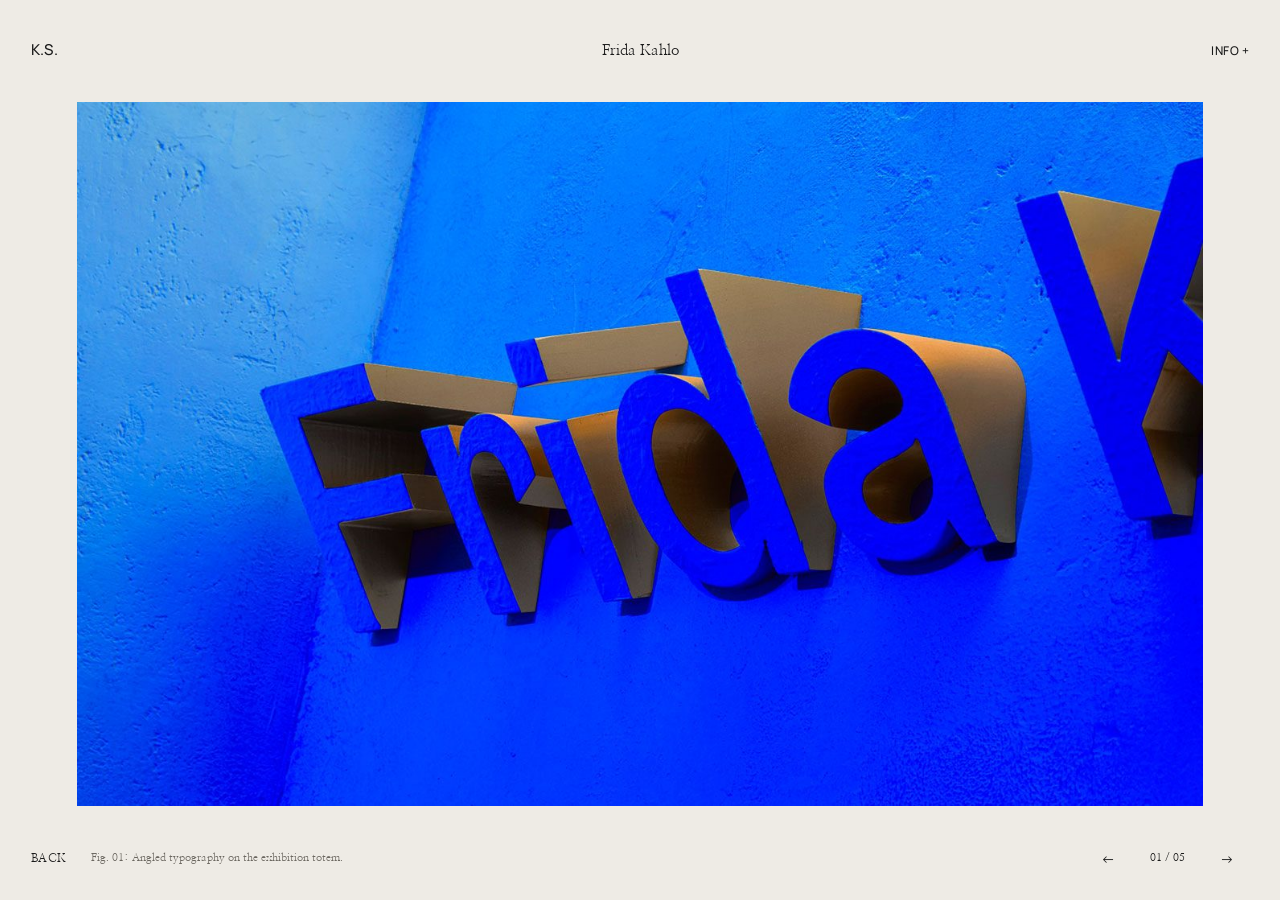
<file: frida-kahlo/index.html>
<!doctype html>
<html lang="en">
<head>
<meta charset="utf-8">
<meta name="viewport" content="width=device-width, initial-scale=1, viewport-fit=cover">
<title>Frida Kahlo, Kate Strudwick</title>
<meta name="description" content="Using materials, typography and angles to show Frida Kahlo’s duality: a strong, powerful woman whose body was tormented by injury.">
<meta property="og:title" content="Frida Kahlo, Kate Strudwick">
<meta property="og:description" content="Using materials, typography and angles to show Frida Kahlo’s duality: a strong, powerful woman whose body was tormented by injury.">
<meta property="og:image" content="https://katestrudwick.com/assets/img/frida-kahlo/share.jpg">
<meta property="og:image:width" content="1200">
<meta property="og:image:height" content="630">
<meta property="og:url" content="https://katestrudwick.com/frida-kahlo/">
<meta name="twitter:card" content="summary_large_image">
<link rel="icon" href="../favicon.svg" type="image/svg+xml">
<link rel="preconnect" href="https://fonts.googleapis.com"><link rel="preconnect" href="https://fonts.gstatic.com" crossorigin><link href="https://fonts.googleapis.com/css2?family=Manrope:wght@300;400;500;600;700&amp;family=Nanum+Myeongjo:wght@400;700&amp;display=swap" rel="stylesheet">
<link rel="stylesheet" href="../assets/css/site.css">
</head>
<body class="project">
<div class="p on-dark" style="--panel:#1F4BF5">
<header class="p-head">
<a class="ks" href="../" aria-label="Kate Strudwick, home">K.S.</a>
<h1>Frida Kahlo</h1>
<button type="button" class="caps info" data-toggle-panel data-label="Info +" aria-expanded="false" aria-controls="panel">Info +</button>
</header>
<div class="p-summary"><p class="t">Frida Kahlo</p><p>Angled exhibition graphics for Making Her Self Up at the V&amp;A.</p></div>
<button type="button" class="p-stage" aria-label="Next image"><img src="../assets/img/frida-kahlo/01.jpg" alt="Angled 3D lettering spelling Frida on a blue wall" data-caption="Angled typography on the exhibition totem." width=1400 height=875><img src="../assets/img/frida-kahlo/02.jpg" alt="Entrance totem lit in blue with a photograph of Kahlo" data-caption="The entrance totem." loading="lazy"><img src="../assets/img/frida-kahlo/03.jpg" alt="Three angled object labels with copper undersides" data-caption="Object labels, lined with metallic copper." loading="lazy"><img src="../assets/img/frida-kahlo/04.jpg" alt="A single angled object label on a dark blue wall" data-caption="Room 4 object label." loading="lazy"><img src="../assets/img/frida-kahlo/05.jpg" alt="Section panel with an angled edge revealing orange light" data-caption="Room 2 section panel." loading="lazy"></button>
<div class="p-foot">
<a class="caps back" href="../#work">Back</a>
<span class="cap" aria-live="polite"></span>
<div class="p-nav"><button type="button" class="prev" aria-label="Previous image">←</button><span class="count"></span><button type="button" class="nextimg" aria-label="Next image">→</button></div>
</div>
<div class="p-dots" aria-hidden="true"><span></span><span></span><span></span><span></span><span></span></div>
<button type="button" class="p-about" data-toggle-panel aria-expanded="false" aria-controls="panel"><span>About this project</span><span>+</span></button>
<div class="scrim" aria-hidden="true"></div>
<aside class="p-panel" id="panel" aria-hidden="true" aria-label="About Frida Kahlo">
<div class="top"><span class="sub">BOB Design, 2018</span><button type="button" class="caps close" data-toggle-panel>Close</button></div>
<p class="intro">Using materials, typography and angles to show Frida Kahlo’s duality: a strong, powerful woman whose body was tormented by injury.</p>
<div class="text"><p>Kahlo used clothing to express herself and as armour. A childhood accident left her with lifelong health problems, and she spent long periods bedridden, painting on an angled canvas with a mirror above her.</p><p>I developed the initial concept of angled signage with hidden reflections beneath the surface, then prototyped it for manufacture.</p><p>The angular typography and signage honour her strength during her hardest times. Captions were lined with metallic material, hinting at both her inner strength and beauty and her physical fragility.</p></div>
<dl class="meta"><div><dt>Year</dt><dd>2018</dd></div><div><dt>With</dt><dd>BOB Design</dd></div><div><dt>Role</dt><dd>Visual design</dd></div><div><dt>Exhibited</dt><dd>Frida Kahlo: Making Her Self Up, V&amp;A London</dd></div></dl>

<a class="next" href="../the-cleanies/">Next: The Cleanies →</a>
</aside>
</div>
<script src="../assets/js/site.js"></script>
</body>
</html>
</file>
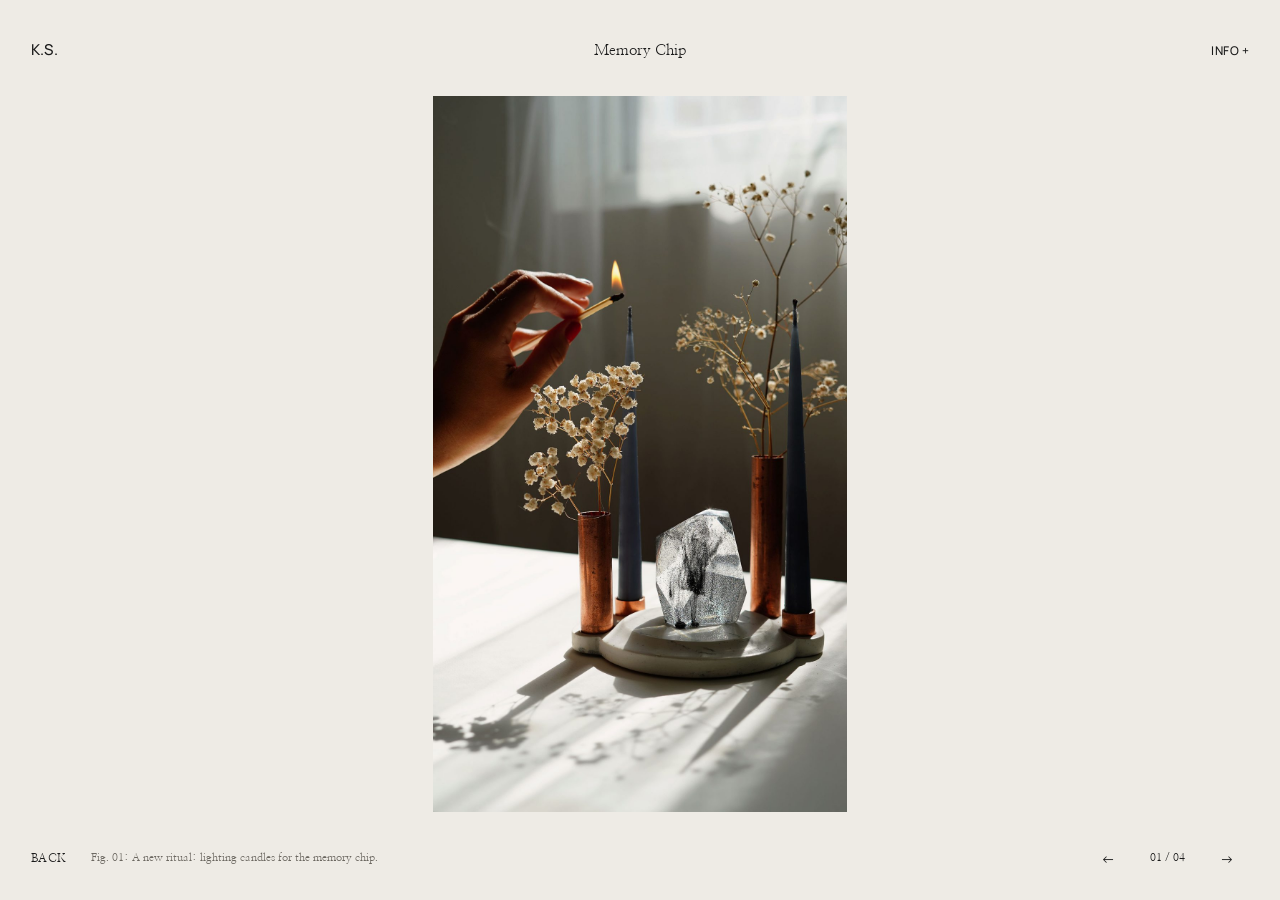
<file: memory-chip/index.html>
<!doctype html>
<html lang="en">
<head>
<meta charset="utf-8">
<meta name="viewport" content="width=device-width, initial-scale=1, viewport-fit=cover">
<title>Memory Chip, Kate Strudwick</title>
<meta name="description" content="Bringing cremation ashes and an indestructible memory chip together to challenge the idea of mortality.">
<meta property="og:title" content="Memory Chip, Kate Strudwick">
<meta property="og:description" content="Bringing cremation ashes and an indestructible memory chip together to challenge the idea of mortality.">
<meta property="og:image" content="https://katestrudwick.com/assets/img/memory-chip/share.jpg">
<meta property="og:image:width" content="1200">
<meta property="og:image:height" content="630">
<meta property="og:url" content="https://katestrudwick.com/memory-chip/">
<meta name="twitter:card" content="summary_large_image">
<link rel="icon" href="../favicon.svg" type="image/svg+xml">
<link rel="preconnect" href="https://fonts.googleapis.com"><link rel="preconnect" href="https://fonts.gstatic.com" crossorigin><link href="https://fonts.googleapis.com/css2?family=Manrope:wght@300;400;500;600;700&amp;family=Nanum+Myeongjo:wght@400;700&amp;display=swap" rel="stylesheet">
<link rel="stylesheet" href="../assets/css/site.css">
</head>
<body class="project">
<div class="p" style="--panel:#DCD3C4">
<header class="p-head">
<a class="ks" href="../" aria-label="Kate Strudwick, home">K.S.</a>
<h1>Memory Chip</h1>
<button type="button" class="caps info" data-toggle-panel data-label="Info +" aria-expanded="false" aria-controls="panel">Info +</button>
</header>
<div class="p-summary"><p class="t">Memory Chip</p><p>An indestructible data chip made from cremation ashes.</p></div>
<button type="button" class="p-stage" aria-label="Next image"><img src="../assets/img/memory-chip/01.jpg" alt="A hand lighting candles beside a crystal memory chip on a stone base" data-caption="A new ritual: lighting candles for the memory chip." width=1156 height=2000><img src="../assets/img/memory-chip/02.jpg" alt="Glowing crystal chip held in cupped hands" data-caption="The chip, made from ashes." loading="lazy"><img src="../assets/img/memory-chip/03.jpg" alt="Render of the chip being read by a red laser" data-caption="Reading the memories back with light." loading="lazy"><img src="../assets/img/memory-chip/04.jpg" alt="A crypt wall lined with glowing chips" data-caption="Future vision: a crypt of memories." loading="lazy"></button>
<div class="p-foot">
<a class="caps back" href="../#work">Back</a>
<span class="cap" aria-live="polite"></span>
<div class="p-nav"><button type="button" class="prev" aria-label="Previous image">←</button><span class="count"></span><button type="button" class="nextimg" aria-label="Next image">→</button></div>
</div>
<div class="p-dots" aria-hidden="true"><span></span><span></span><span></span><span></span></div>
<button type="button" class="p-about" data-toggle-panel aria-expanded="false" aria-controls="panel"><span>About this project</span><span>+</span></button>
<div class="scrim" aria-hidden="true"></div>
<aside class="p-panel" id="panel" aria-hidden="true" aria-label="About Memory Chip">
<div class="top"><span class="sub">Self-initiated, 2021</span><button type="button" class="caps close" data-toggle-panel>Close</button></div>
<p class="intro">Bringing cremation ashes and an indestructible memory chip together to challenge the idea of mortality.</p>
<div class="text"><p>Graveyards are overcrowded, so more people are cremated and fewer permanent memorials remain. Digital records don’t last either: they become unreadable as technology moves on. How could we be remembered forever?</p><p>Research into death rituals and emerging data storage revealed an unexpected overlap. The challenge was designing an object that blends tradition and technology sensitively, then using it to imagine new rituals around death.</p><p>Ashes are mostly carbon, which heat and pressure can turn into silica. Hitachi has developed a near-indestructible silica chip that stores data as binary dots, readable by any computer from any era. Memory Chip proposes making these chips from a person’s ashes.</p></div>
<dl class="meta"><div><dt>Year</dt><dd>2021</dd></div><div><dt>With</dt><dd>Self-initiated</dd></div><div><dt>Role</dt><dd>Speculative design, visual design</dd></div><div><dt>Exhibited</dt><dd>Knivsta Centrum för Idrott och Kultur</dd></div></dl>

<a class="next" href="../frida-kahlo/">Next: Frida Kahlo →</a>
</aside>
</div>
<script src="../assets/js/site.js"></script>
</body>
</html>
</file>
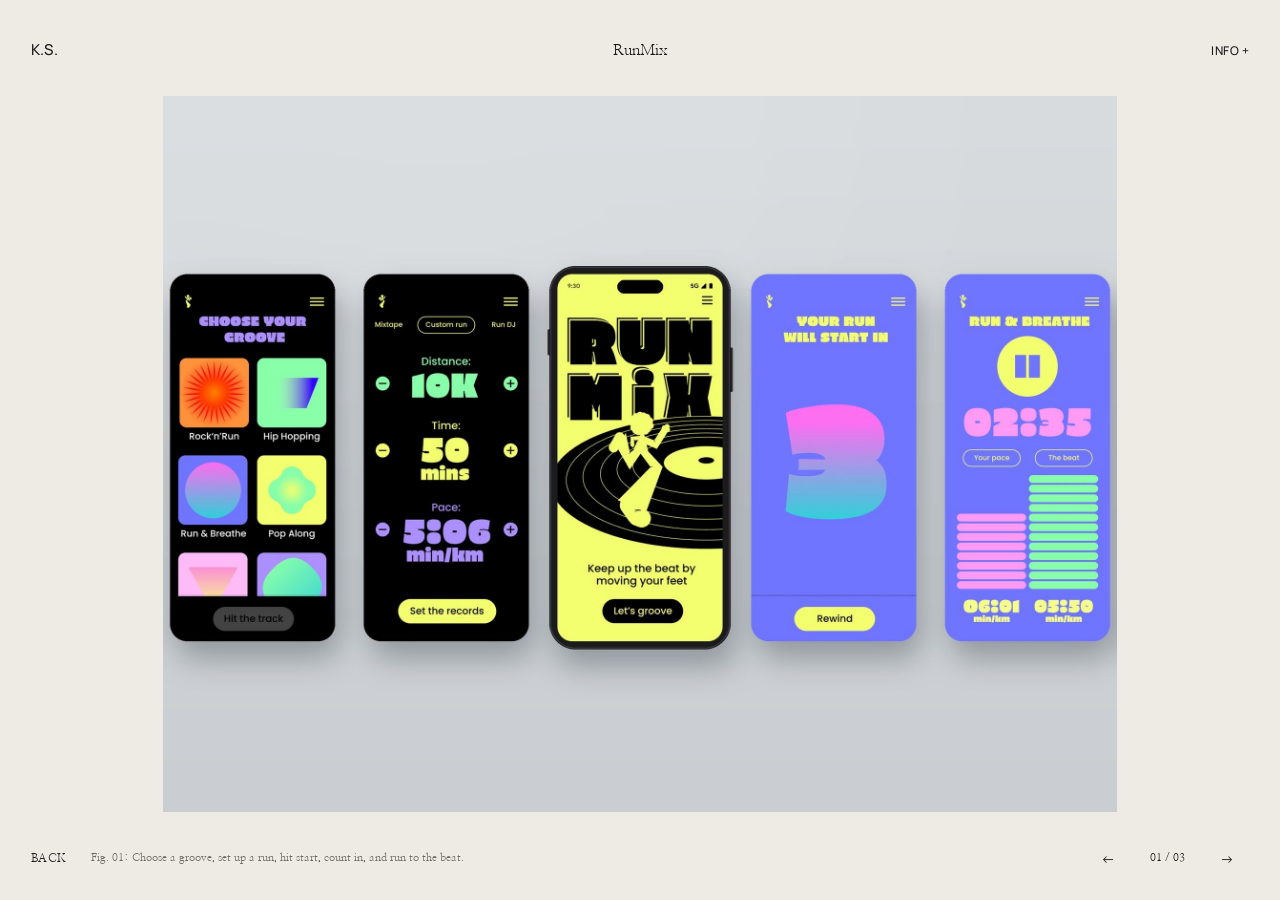
<file: runmix/index.html>
<!doctype html>
<html lang="en">
<head>
<meta charset="utf-8">
<meta name="viewport" content="width=device-width, initial-scale=1, viewport-fit=cover">
<title>RunMix, Kate Strudwick</title>
<meta name="description" content="Running playlists built around the tempo you want to run at. Your speed is the DJ.">
<meta property="og:title" content="RunMix, Kate Strudwick">
<meta property="og:description" content="Running playlists built around the tempo you want to run at. Your speed is the DJ.">
<meta property="og:image" content="https://katestrudwick.com/assets/img/runmix/share.jpg">
<meta property="og:image:width" content="1200">
<meta property="og:image:height" content="630">
<meta property="og:url" content="https://katestrudwick.com/runmix/">
<meta name="twitter:card" content="summary_large_image">
<link rel="icon" href="../favicon.svg" type="image/svg+xml">
<link rel="preconnect" href="https://fonts.googleapis.com"><link rel="preconnect" href="https://fonts.gstatic.com" crossorigin><link href="https://fonts.googleapis.com/css2?family=Manrope:wght@300;400;500;600;700&amp;family=Nanum+Myeongjo:wght@400;700&amp;display=swap" rel="stylesheet">
<link rel="stylesheet" href="../assets/css/site.css">
</head>
<body class="project">
<div class="p" style="--panel:#F0F86C">
<header class="p-head">
<a class="ks" href="../" aria-label="Kate Strudwick, home">K.S.</a>
<h1>RunMix</h1>
<button type="button" class="caps info" data-toggle-panel data-label="Info +" aria-expanded="false" aria-controls="panel">Info +</button>
</header>
<div class="p-summary"><p class="t">RunMix</p><p>Tempo-based running playlists where your speed is the DJ.</p></div>
<button type="button" class="p-stage" aria-label="Next image"><img src="../assets/img/runmix/01.jpg" alt="Five RunMix screens on light grey, with the Run Mix title screen in the centre phone" data-caption="Choose a groove, set up a run, hit start, count in, and run to the beat." width=2000 height=1500><img src="../assets/img/runmix/02.jpg" alt="A runner in an orange cap mid-stride, wearing a smartwatch showing the RunMix record face" data-caption="On the wrist: the RunMix watch face, keeping time like a spinning record." data-note="AI-generated mockup" loading="lazy"><img src="../assets/img/runmix/03.jpg" alt="Three phones showing the RunMix start screen, groove picker and Run &amp; Breathe pace screen" data-caption="Start screen, choosing a groove, and running to the beat." loading="lazy"></button>
<div class="p-foot">
<a class="caps back" href="../#work">Back</a>
<span class="cap" aria-live="polite"></span>
<div class="p-nav"><button type="button" class="prev" aria-label="Previous image">←</button><span class="count"></span><button type="button" class="nextimg" aria-label="Next image">→</button></div>
</div>
<div class="p-dots" aria-hidden="true"><span></span><span></span><span></span></div>
<button type="button" class="p-about" data-toggle-panel aria-expanded="false" aria-controls="panel"><span>About this project</span><span>+</span></button>
<div class="scrim" aria-hidden="true"></div>
<aside class="p-panel" id="panel" aria-hidden="true" aria-label="About RunMix">
<div class="top"><span class="sub">Self-initiated, in progress</span><button type="button" class="caps close" data-toggle-panel>Close</button></div>
<p class="intro">Running playlists built around the tempo you want to run at. Your speed is the DJ.</p>
<div class="text"><p>RunMix lets you make playlists based on the pace you want to keep. Simply choose a genre and hit the track.</p><p>As you run, your speed acts like a DJ on a deck, speeding the music up or slowing it down. To keep the beat sounding right, you have to run at the right pace.</p><p>The interface turns pace into something you can see and hear, making keeping the pace feel intuitive and enjoyable.</p></div>
<dl class="meta"><div><dt>Year</dt><dd>2026</dd></div><div><dt>With</dt><dd>Self-initiated</dd></div><div><dt>Role</dt><dd>Concept, UX and visual design</dd></div><div><dt>Status</dt><dd>In progress</dd></div></dl>

<a class="next" href="../tab-maker/">Next: Tab Maker →</a>
</aside>
</div>
<script src="../assets/js/site.js"></script>
</body>
</html>
</file>
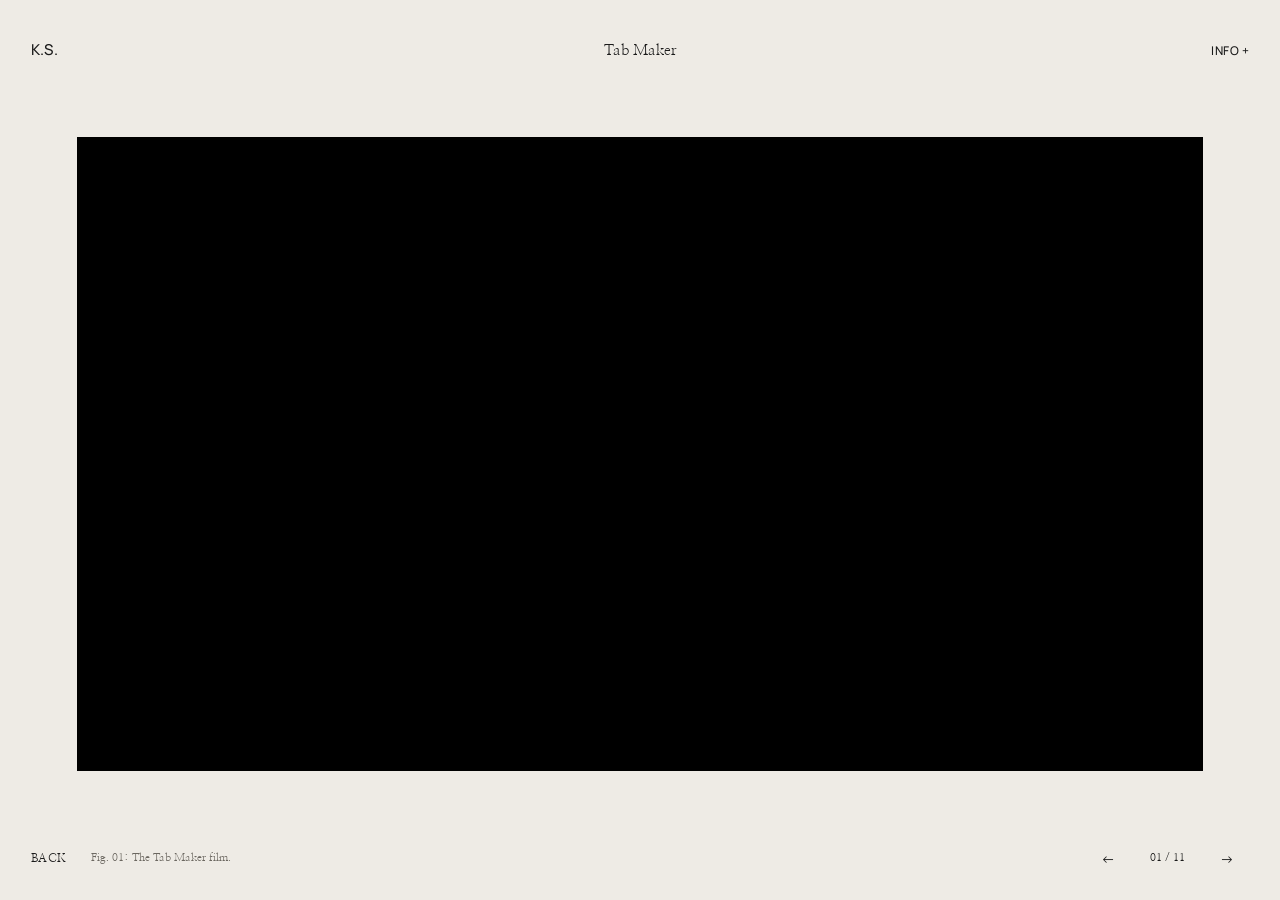
<file: tab-maker/index.html>
<!doctype html>
<html lang="en">
<head>
<meta charset="utf-8">
<meta name="viewport" content="width=device-width, initial-scale=1, viewport-fit=cover">
<title>Tab Maker, Kate Strudwick</title>
<meta name="description" content="Bringing Google Sheets and a no-code interface to everyone, so they can take over the new tab page.">
<meta property="og:title" content="Tab Maker, Kate Strudwick">
<meta property="og:description" content="Bringing Google Sheets and a no-code interface to everyone, so they can take over the new tab page.">
<meta property="og:image" content="https://katestrudwick.com/assets/img/tab-maker/share.jpg">
<meta property="og:image:width" content="1200">
<meta property="og:image:height" content="630">
<meta property="og:url" content="https://katestrudwick.com/tab-maker/">
<meta name="twitter:card" content="summary_large_image">
<link rel="icon" href="../favicon.svg" type="image/svg+xml">
<link rel="preconnect" href="https://fonts.googleapis.com"><link rel="preconnect" href="https://fonts.gstatic.com" crossorigin><link href="https://fonts.googleapis.com/css2?family=Manrope:wght@300;400;500;600;700&amp;family=Nanum+Myeongjo:wght@400;700&amp;display=swap" rel="stylesheet">
<link rel="stylesheet" href="../assets/css/site.css">
</head>
<body class="project">
<div class="p" style="--panel:#B9E2F4">
<header class="p-head">
<a class="ks" href="../" aria-label="Kate Strudwick, home">K.S.</a>
<h1>Tab Maker</h1>
<button type="button" class="caps info" data-toggle-panel data-label="Info +" aria-expanded="false" aria-controls="panel">Info +</button>
</header>
<div class="p-summary"><p class="t">Tab Maker</p><p>A no-code tool for building Chrome new-tab extensions from a Google Sheet.</p></div>
<div class="p-stage" aria-label="Gallery"><div class="vid" data-caption="The Tab Maker film."><iframe data-src="https://www.youtube-nocookie.com/embed/NWKOkf_JkEI?rel=0&amp;modestbranding=1" title="Tab Maker film (YouTube)" allow="autoplay; fullscreen; picture-in-picture; encrypted-media" allowfullscreen></iframe></div><img src="../assets/img/tab-maker/01.gif" alt="A new tab page showing an illustrated portrait by a creative of colour" data-caption="The original extension: work by creatives of colour on every new tab." width=1600 height=900><img src="../assets/img/tab-maker/02.gif" alt="Animated tour of the Tab Maker website" data-caption="The Tab Maker website." loading="lazy"><img src="../assets/img/tab-maker/03.jpg" alt="The no-code editor with a template preview" data-caption="The no-code editor: choose a template, link a Google Sheet." loading="lazy"><img src="../assets/img/tab-maker/04.gif" alt="The launch page with the Tab Maker film" data-caption="The launch page and film." loading="lazy"><img src="../assets/img/tab-maker/05.jpg" alt="MoMA new tab page showing a Mondrian painting" data-caption="MoMA’s new tab extension, built with Tab Maker." loading="lazy"><img src="../assets/img/tab-maker/06.jpg" alt="Extensions made with Tab Maker by MoMA and others" data-caption="Observing people using Tab Maker." loading="lazy"><img src="../assets/img/tab-maker/07.jpg" alt="Three persona cards: the recruiter, the advocate and the creative" data-caption="Personas: the recruiter, the advocate and the creative." loading="lazy"><img src="../assets/img/tab-maker/08.jpg" alt="Flow diagram comparing the process before and after Tab Maker" data-caption="Before and after: removing the need to code." loading="lazy"><img src="../assets/img/tab-maker/09.jpg" alt="Two new tabs made from templates, one in Spanish" data-caption="Templates in use, in any language." loading="lazy"><img src="../assets/img/tab-maker/10.jpg" alt="Collage of research notes and early ideas" data-caption="Behind the scenes: research and early ideas." loading="lazy"></div>
<div class="p-foot">
<a class="caps back" href="../#work">Back</a>
<span class="cap" aria-live="polite"></span>
<div class="p-nav"><button type="button" class="prev" aria-label="Previous image">←</button><span class="count"></span><button type="button" class="nextimg" aria-label="Next image">→</button></div>
</div>
<div class="p-dots" aria-hidden="true"><span></span><span></span><span></span><span></span><span></span><span></span><span></span><span></span><span></span><span></span><span></span></div>
<button type="button" class="p-about" data-toggle-panel aria-expanded="false" aria-controls="panel"><span>About this project</span><span>+</span></button>
<div class="scrim" aria-hidden="true"></div>
<aside class="p-panel" id="panel" aria-hidden="true" aria-label="About Tab Maker">
<div class="top"><span class="sub">Google Creative Lab, 2021</span><button type="button" class="caps close" data-toggle-panel>Close</button></div>
<p class="intro">Bringing Google Sheets and a no-code interface to everyone, so they can take over the new tab page.</p>
<div class="text"><p>Getting work in front of people online is hard. Chrome’s new tab page is seen constantly, but customising it takes code, which shuts most people out.</p><p>It began as my own extension, showing work by creatives of colour on every new tab, fed by a Google Sheet. I designed the UX and UI for a no-code version, built it with developers, and creatively directed the website, film and social assets.</p><p>Tab Maker lets anyone design a new tab extension, using a Google Sheet as the content feed so creators can update and collaborate. It launched as a <a href="https://experiments.withgoogle.com/tabmaker" target="_blank" rel="noopener">Google Experiment</a>; MoMA used it for their own extension, and it took off with educators.</p></div>
<dl class="meta"><div><dt>Year</dt><dd>2021</dd></div><div><dt>With</dt><dd>Google Creative Lab</dd></div><div><dt>Role</dt><dd>UX design, visual design, creative direction</dd></div><div><dt>Launched</dt><dd><a href="https://experiments.withgoogle.com/tabmaker" target="_blank" rel="noopener">Google Experiments ↗</a></dd></div></dl>
<section class="stages"><h2>Process</h2><div><span>01 Understand</span><span>In 2020, research and brainstorming showed an opportunity to help creatives promote their work on the new tab page.</span></div><div><span>02 Define</span><span>We mapped the whole process of building an extension to find the barriers.</span></div><div><span>03 Test</span><span>We removed the need to code, added templates and watched people use the tool.</span></div><div><span>04 Impact</span><span>Adopted by MoMA and widely used in education.</span></div></section>
<section class="stages"><h2>Press</h2><div><span><a href="https://www.moma.org/magazine/articles/677" target="_blank" rel="noopener">MoMA Magazine&nbsp;↗</a></span><span>Taking a walk across the internet</span></div><div><span><a href="https://experiments.withgoogle.com/tabmaker" target="_blank" rel="noopener">Google Experiments&nbsp;↗</a></span><span>Tab Maker</span></div></section>
<a class="next" href="../the-common-lab/">Next: The Common Lab →</a>
</aside>
</div>
<script src="../assets/js/site.js"></script>
</body>
</html>
</file>
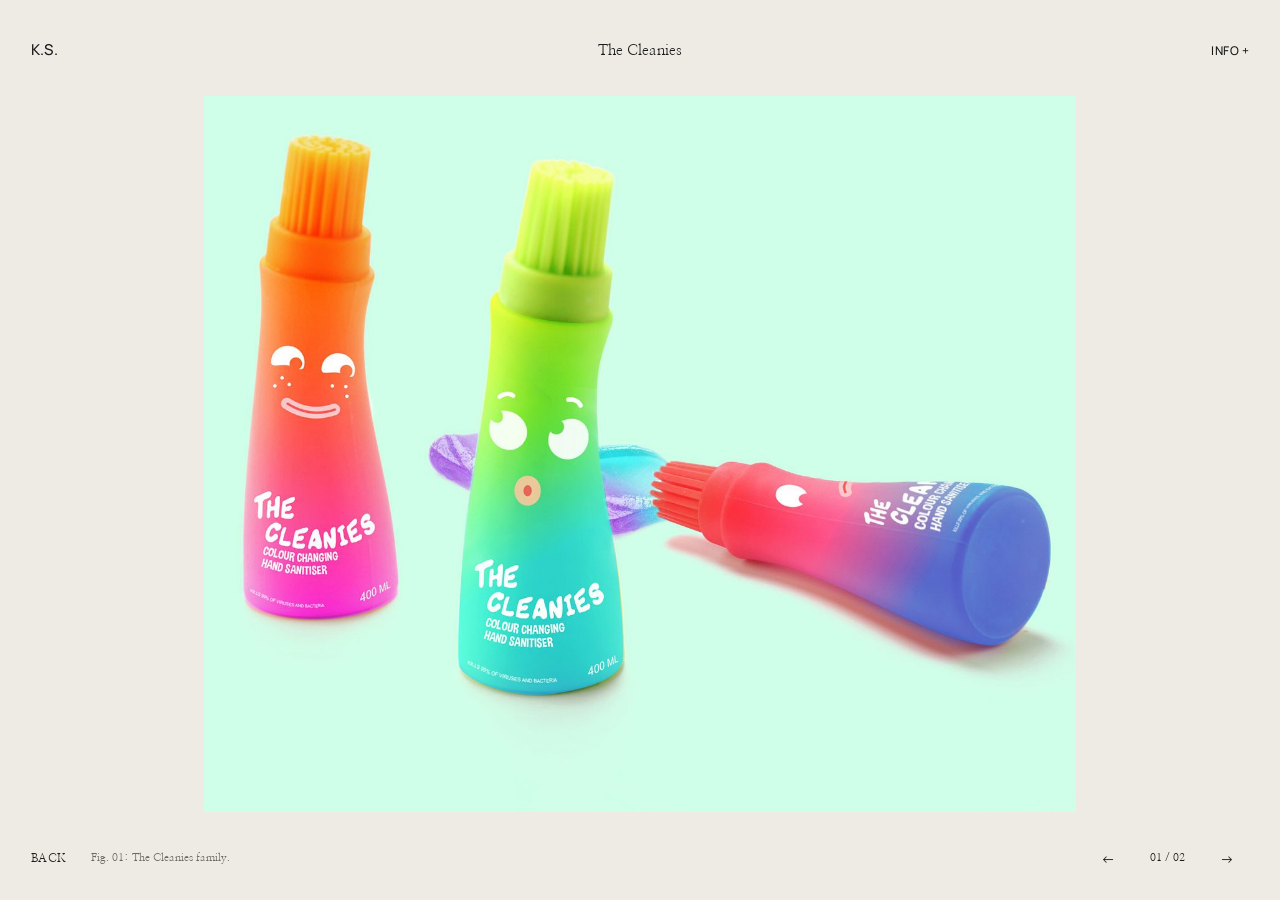
<file: the-cleanies/index.html>
<!doctype html>
<html lang="en">
<head>
<meta charset="utf-8">
<meta name="viewport" content="width=device-width, initial-scale=1, viewport-fit=cover">
<title>The Cleanies, Kate Strudwick</title>
<meta name="description" content="A paintable, colour-changing hand sanitiser that makes clean hands fun for children.">
<meta property="og:title" content="The Cleanies, Kate Strudwick">
<meta property="og:description" content="A paintable, colour-changing hand sanitiser that makes clean hands fun for children.">
<meta property="og:image" content="https://katestrudwick.com/assets/img/the-cleanies/share.jpg">
<meta property="og:image:width" content="1200">
<meta property="og:image:height" content="630">
<meta property="og:url" content="https://katestrudwick.com/the-cleanies/">
<meta name="twitter:card" content="summary_large_image">
<link rel="icon" href="../favicon.svg" type="image/svg+xml">
<link rel="preconnect" href="https://fonts.googleapis.com"><link rel="preconnect" href="https://fonts.gstatic.com" crossorigin><link href="https://fonts.googleapis.com/css2?family=Manrope:wght@300;400;500;600;700&amp;family=Nanum+Myeongjo:wght@400;700&amp;display=swap" rel="stylesheet">
<link rel="stylesheet" href="../assets/css/site.css">
</head>
<body class="project">
<div class="p" style="--panel:#D5DFDA">
<header class="p-head">
<a class="ks" href="../" aria-label="Kate Strudwick, home">K.S.</a>
<h1>The Cleanies</h1>
<button type="button" class="caps info" data-toggle-panel data-label="Info +" aria-expanded="false" aria-controls="panel">Info +</button>
</header>
<div class="p-summary"><p class="t">The Cleanies</p><p>A paintable, colour-changing hand sanitiser for kids.</p></div>
<button type="button" class="p-stage" aria-label="Next image"><img src="../assets/img/the-cleanies/01.jpg" alt="Three colourful paintbrush-shaped sanitiser bottles with faces" data-caption="The Cleanies family." width=1400 height=1150><img src="../assets/img/the-cleanies/02.jpg" alt="Poster reading Paint your hands clean" data-caption="The competition poster." loading="lazy"></button>
<div class="p-foot">
<a class="caps back" href="../#work">Back</a>
<span class="cap" aria-live="polite"></span>
<div class="p-nav"><button type="button" class="prev" aria-label="Previous image">←</button><span class="count"></span><button type="button" class="nextimg" aria-label="Next image">→</button></div>
</div>
<div class="p-dots" aria-hidden="true"><span></span><span></span></div>
<button type="button" class="p-about" data-toggle-panel aria-expanded="false" aria-controls="panel"><span>About this project</span><span>+</span></button>
<div class="scrim" aria-hidden="true"></div>
<aside class="p-panel" id="panel" aria-hidden="true" aria-label="About The Cleanies">
<div class="top"><span class="sub">Fountains of Hygiene, 2020</span><button type="button" class="caps close" data-toggle-panel>Close</button></div>
<p class="intro">A paintable, colour-changing hand sanitiser that makes clean hands fun for children.</p>
<div class="text"><p>Hand sanitiser use soared during the pandemic. In a one-day sprint, we asked how to make it as fun and engaging as possible for kids.</p><p>I came up with the concept and created the poster to explain it.</p><p>The gel contains natural pH-responsive pigments that change colour as you rub it into your hands, and the bottle is designed as a paintbrush so children can apply it themselves.</p></div>
<dl class="meta"><div><dt>Year</dt><dd>2020</dd></div><div><dt>With</dt><dd>Alexander Facey, Nicole Stjernswärd, Timi Oyedeji</dd></div><div><dt>Role</dt><dd>Concept, visual design</dd></div><div><dt>Recognition</dt><dd>Winner, Bompas &amp; Parr Fountains of Hygiene</dd></div><div><dt>Exhibited</dt><dd>Design Museum, London</dd></div></dl>

<section class="stages"><h2>Press</h2><div><span><a href="https://www.dezeen.com/2020/05/23/sanitising-bubbles-seaweed-capsules-fountain-of-hygiene-winners/" target="_blank" rel="noopener">Dezeen&nbsp;↗</a></span><span>Winners of the Bompas &amp; Parr hygiene contest</span></div><div><span><a href="https://www.itsnicethat.com/news/fountain-of-hygiene-hand-sanitiser-design-competition-winners-bompas-and-parr-product-design-digital-210520" target="_blank" rel="noopener">It’s Nice That&nbsp;↗</a></span><span>Fountain of Hygiene winners announced</span></div><div><span><a href="https://www.fastcompany.com/90508088/7-weird-wonderful-ingenious-ideas-for-dispensing-hand-sanitizer" target="_blank" rel="noopener">Fast Company&nbsp;↗</a></span><span>7 weird, wonderful, ingenious ideas for dispensing hand sanitizer</span></div><div><span><a href="https://designmuseum.org/exhibitions/fountain-of-hygiene" target="_blank" rel="noopener">Design Museum&nbsp;↗</a></span><span>Fountain of Hygiene exhibition</span></div></section>
<a class="next" href="../cardiac-stimulator/">Next: Cardiac Stimulator →</a>
</aside>
</div>
<script src="../assets/js/site.js"></script>
</body>
</html>
</file>
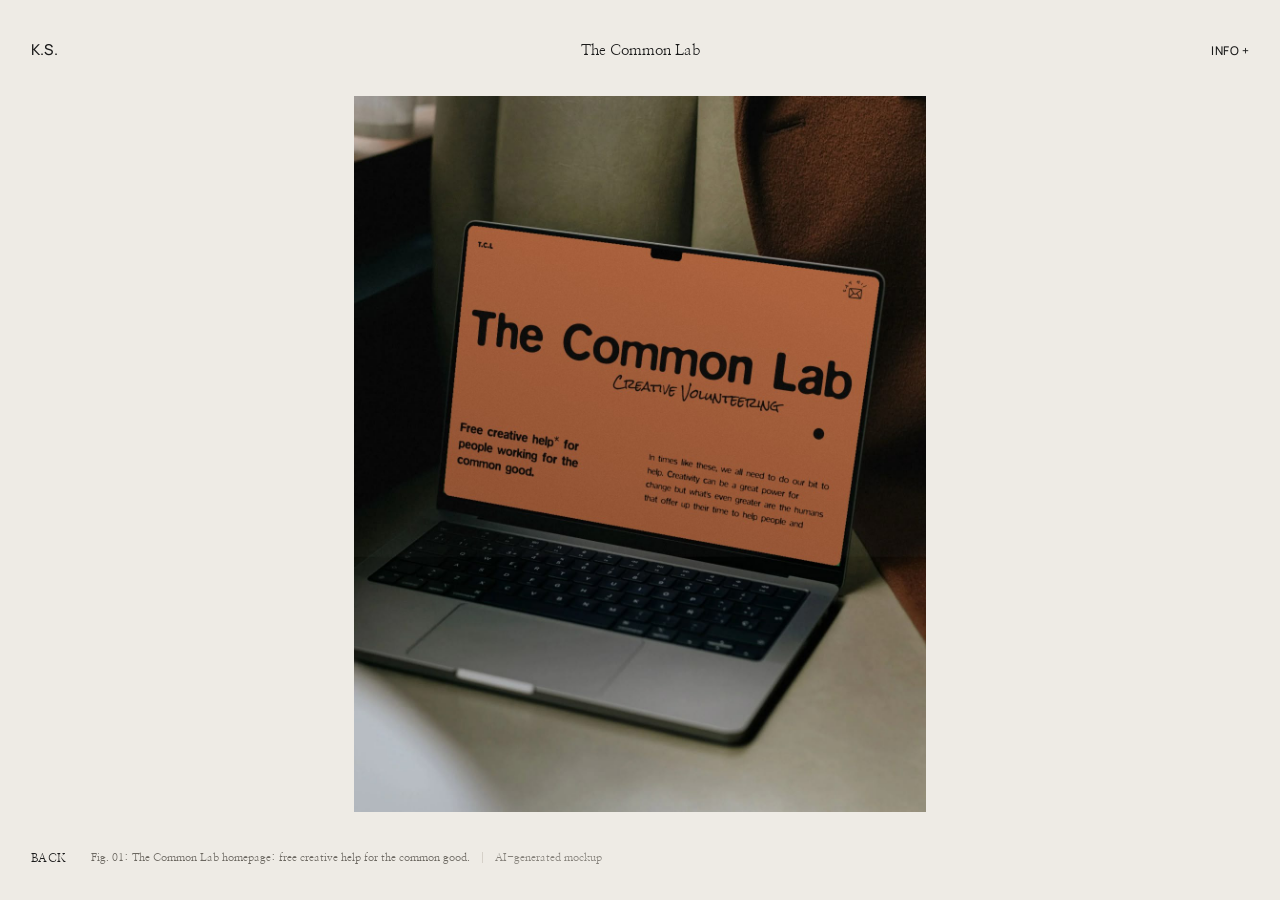
<file: the-common-lab/index.html>
<!doctype html>
<html lang="en">
<head>
<meta charset="utf-8">
<meta name="viewport" content="width=device-width, initial-scale=1, viewport-fit=cover">
<title>The Common Lab, Kate Strudwick</title>
<meta name="description" content="Free creative help for people working for the common good.">
<meta property="og:title" content="The Common Lab, Kate Strudwick">
<meta property="og:description" content="Free creative help for people working for the common good.">
<meta property="og:image" content="https://katestrudwick.com/assets/img/the-common-lab/share.jpg">
<meta property="og:image:width" content="1200">
<meta property="og:image:height" content="630">
<meta property="og:url" content="https://katestrudwick.com/the-common-lab/">
<meta name="twitter:card" content="summary_large_image">
<link rel="icon" href="../favicon.svg" type="image/svg+xml">
<link rel="preconnect" href="https://fonts.googleapis.com"><link rel="preconnect" href="https://fonts.gstatic.com" crossorigin><link href="https://fonts.googleapis.com/css2?family=Manrope:wght@300;400;500;600;700&amp;family=Nanum+Myeongjo:wght@400;700&amp;display=swap" rel="stylesheet">
<link rel="stylesheet" href="../assets/css/site.css">
</head>
<body class="project">
<div class="p" style="--panel:#E8743A">
<header class="p-head">
<a class="ks" href="../" aria-label="Kate Strudwick, home">K.S.</a>
<h1>The Common Lab</h1>
<button type="button" class="caps info" data-toggle-panel data-label="Info +" aria-expanded="false" aria-controls="panel">Info +</button>
</header>
<div class="p-summary"><p class="t">The Common Lab</p><p>A volunteer design studio offering free creative help for the common good.</p></div>
<button type="button" class="p-stage" aria-label="Next image"><img src="../assets/img/the-common-lab/01.jpg" alt="The Common Lab homepage on a laptop in a softly lit room" data-caption="The Common Lab homepage: free creative help for the common good." data-note="AI-generated mockup" width=1200 height=1500></button>
<div class="p-foot">
<a class="caps back" href="../#work">Back</a>
<span class="cap" aria-live="polite"></span>
<div class="p-nav"><button type="button" class="prev" aria-label="Previous image">←</button><span class="count"></span><button type="button" class="nextimg" aria-label="Next image">→</button></div>
</div>
<div class="p-dots" aria-hidden="true"><span></span></div>
<button type="button" class="p-about" data-toggle-panel aria-expanded="false" aria-controls="panel"><span>About this project</span><span>+</span></button>
<div class="scrim" aria-hidden="true"></div>
<aside class="p-panel" id="panel" aria-hidden="true" aria-label="About The Common Lab">
<div class="top"><span class="sub">Self-initiated, 2026</span><button type="button" class="caps close" data-toggle-panel>Close</button></div>
<p class="intro">Free creative help for people working for the common good.</p>
<div class="text"><p><a href="https://thecommonlab.co" target="_blank" rel="noopener">The Common Lab</a> is a volunteer design studio. The world feels a little messy right now, and I wanted to use my skills to help. I give my time for free to people working for the common good. Things like start-ups working on the environment, individuals with community ideas and non-profits that are tight on money.</p></div>
<dl class="meta"><div><dt>Year</dt><dd>2026</dd></div><div><dt>With</dt><dd>Self-initiated</dd></div><div><dt>Role</dt><dd>Founder, brand, web design and build</dd></div><div><dt>Live</dt><dd><a href="https://thecommonlab.co" target="_blank" rel="noopener">thecommonlab.co ↗</a></dd></div></dl>

<a class="next" href="../for-form/">Next: For.Form →</a>
</aside>
</div>
<script src="../assets/js/site.js"></script>
</body>
</html>
</file>
<file: assets/css/site.css>
/* katestrudwick.com */
:root{
  --paper:#EEEBE5; --ink:#1A1A1A; --ink-2:#3A3835; --muted:#6B6760; --rule:#CFCAC1;
  --sans:"Manrope",system-ui,-apple-system,"Helvetica Neue",Arial,sans-serif;
  --serif:"Nanum Myeongjo",Georgia,"Times New Roman",serif;
  --gutter:clamp(20px,2.4vw,36px);
}
*{box-sizing:border-box}
html{-webkit-text-size-adjust:100%}
body{margin:0;background:var(--paper);color:var(--ink);font-family:var(--sans);-webkit-font-smoothing:antialiased}
a{color:var(--ink);text-decoration:none}
a:hover{color:#6B4E2E}
button{font:inherit;color:inherit;background:none;border:0;padding:0;cursor:pointer}
button:hover{color:#6B4E2E}
img{max-width:100%}
:focus-visible{outline:2px solid var(--ink);outline-offset:3px}
.skip{position:absolute;left:-9999px;top:8px;background:var(--ink);color:var(--paper);padding:8px 12px;z-index:100}
.skip:focus{left:8px;color:var(--paper)}
.detail{font-family:var(--serif);font-size:12px}
.muted{color:var(--muted)}
.label{font-size:13px}
.wrap{padding:0 var(--gutter)}

/* ---------- Home: top bar (matches the project pages) ---------- */
.topbar{display:flex;justify-content:space-between;align-items:center;gap:16px;padding-top:28px}
.topbar .title{font-size:15px;font-weight:500;letter-spacing:.02em;text-transform:uppercase}
.topbar .mid{font-size:11px}
.caps-row{display:flex;gap:28px}

/* ---------- Home: hero ---------- */
.hero{position:relative;display:flex;flex-wrap:wrap;gap:24px 40px;align-items:flex-start;padding-top:56px;min-height:100vh}
.hero h1{flex:1 1 560px;margin:0;max-width:1180px;font-size:clamp(34px,4.4vw,150px);font-weight:400;letter-spacing:-.025em;line-height:1.04}
@media (min-width:1100px){.hero h1{max-width:var(--stmt,75%)}}
.ks{font-size:15px;font-weight:500;letter-spacing:.02em;text-decoration:none;color:var(--ink)}
.hero .name{display:inline-block;vertical-align:.55em;margin-right:4.2em;font-size:clamp(13px,.9vw,20px);line-height:1.2;letter-spacing:0}
.hero nav{flex:0 0 auto;display:flex;gap:20px;align-items:center;padding-top:12px}
.dot{display:block;width:22px;height:22px;border-radius:50%;background:var(--ink)}
.dot-link{display:flex;align-items:center;justify-content:center;width:44px;height:44px;margin:-11px;align-self:center}
.hero-meta{position:absolute;left:0;right:0;bottom:20px;z-index:3;display:flex;flex-wrap:wrap;justify-content:space-between;gap:12px;color:var(--muted)}
.tidy{border-bottom:1px solid currentColor;min-height:24px}
.tidy:hover{color:var(--ink)}

/* the objects */
.objects{position:absolute;top:0;bottom:0;left:calc(-1 * var(--gutter));right:calc(-1 * var(--gutter));overflow:clip;pointer-events:none;z-index:2}
.obj{position:absolute;pointer-events:auto;touch-action:none;user-select:none;-webkit-user-select:none;cursor:grab}
.obj:active{cursor:grabbing}
.obj img{display:block;width:100%;height:auto;pointer-events:none;transition:scale .16s ease;animation:drop 1.1s cubic-bezier(.25,.8,.3,1) both;animation-delay:var(--delay,0ms)}
.obj:hover img{scale:1.04}
@keyframes drop{0%{translate:0 -110vh;opacity:0}12%{opacity:1}70%{translate:0 14px}85%{translate:0 -6px}100%{translate:0 0}}

/* ---------- Home: work list ---------- */
.section-head{display:flex;justify-content:space-between;align-items:baseline;border-top:1px solid var(--ink);padding-top:12px;margin-bottom:40px}
.work{position:relative}
.row{display:flex;flex-wrap:wrap;align-items:center;gap:12px 24px;padding:30px 0;border-top:1px solid var(--rule)}
.row .n{flex:0 0 48px;font-size:13px;color:var(--ink-2)}
.row .t{flex:1 1 360px;font-size:clamp(30px,3.4vw,48px);font-weight:500;letter-spacing:-.03em;line-height:1}
.row .d{flex:1 1 280px;font-size:13px;line-height:1.5}
.row .w{flex:0 0 200px;font-family:var(--serif);font-size:13px;color:var(--muted)}
.row .y-m{display:none}
.row .y{flex:0 0 72px;font-size:13px;color:var(--muted);text-align:right}
.hover-print{position:fixed;left:0;top:0;width:220px;z-index:50;pointer-events:none;box-shadow:0 1px 2px rgba(40,32,20,.16),0 12px 26px rgba(40,32,20,.18);opacity:0;transition:opacity .15s ease}
.hover-print.on{opacity:1}
.hover-print .e{display:none}
.hover-print.hush{width:auto !important;box-shadow:none}
.hover-print.hush img{display:none}
.hover-print.hush .e{display:block;font-size:120px;line-height:1}
.row .hush{display:block;margin-top:4px;font-family:var(--serif);color:var(--muted)}
.row.secret{cursor:default}
.row .hush a{color:var(--ink);text-decoration:underline;text-decoration-thickness:1px;text-underline-offset:3px}
.hover-print img{display:block;width:100%;height:auto}

/* ---------- Home: about + contact ---------- */
.about{display:flex;flex-wrap:wrap;gap:40px;border-top:1px solid var(--ink);margin-top:160px;padding-top:12px}
.about > .label{flex:1 1 200px}
.about .body{flex:999 1 640px;min-width:0}
.about p.lede{margin:0;max-width:900px;font-size:clamp(24px,2.4vw,34px);line-height:1.2;letter-spacing:-.015em}
.cols{display:flex;flex-wrap:wrap;gap:40px;margin-top:80px}
.cols > div{flex:1 1 240px}
.cols h2{margin:0 0 12px;font:500 13px/1.3 var(--sans);letter-spacing:0;color:var(--ink)}
.cols ul{list-style:none;margin:0;padding:0}
.cols li{display:flex;justify-content:space-between;gap:12px;padding:7px 0;border-top:1px solid var(--rule)}
.cols li span:last-child{color:var(--muted);text-align:right}
.cols li a{display:flex;justify-content:space-between;gap:12px;width:100%}
.cols li a:hover span:first-child{text-decoration:underline;text-underline-offset:3px}
.cols .ext{font-style:normal;font-size:.85em;color:var(--muted)}
.cols .also{margin:12px 0 0;line-height:1.6;color:var(--muted)}
.contact-line a.plain{border-bottom:0;color:inherit}
.contact{margin-top:200px;border-top:1px solid var(--ink);padding:12px 0 28px}
.say-hello{display:block;margin-top:48px;font-size:clamp(56px,9vw,152px);font-weight:500;letter-spacing:-.045em;line-height:.95}
.contact-line{display:flex;flex-wrap:wrap;justify-content:space-between;gap:12px;margin-top:40px;font-size:15px;color:var(--muted)}
.contact-line a{border-bottom:1px solid var(--ink)}
.colophon{display:flex;flex-wrap:wrap;justify-content:space-between;gap:12px;margin-top:120px;font-size:11px;color:var(--muted)}

/* ---------- Project page ---------- */
body.project{height:100vh;height:100dvh;overflow:hidden}
.p{position:relative;height:100vh;height:100dvh;display:flex;flex-direction:column;overflow:hidden}
.p-head{display:grid;grid-template-columns:1fr auto 1fr;align-items:baseline;gap:16px;padding:28px var(--gutter) 0}
.p-head .info{justify-self:end}
.p-head h1{margin:0;text-align:center;font-family:var(--serif);font-size:15px;font-weight:400;letter-spacing:0}
.caps{font-size:12px;font-weight:500;letter-spacing:.04em;text-transform:uppercase;min-height:44px;display:inline-flex;align-items:center}
.p-summary{display:none}
.p-stage{flex:1 1 auto;min-height:0;display:flex;align-items:center;justify-content:center;padding:24px clamp(20px,6vw,120px);cursor:e-resize;width:100%}
.p-stage img{display:none;max-width:100%;max-height:100%;object-fit:contain}
.p-stage img.on{display:block}
.p-stage{container-type:size}
.p-stage .vid{display:none;width:min(100cqw,calc(100cqh * 16 / 9));aspect-ratio:16/9;background:#000;cursor:auto}
.p-stage .vid.on{display:block}
.p-stage .vid iframe{display:block;width:100%;height:100%;border:0}
.single .p-nav,.single .p-dots{visibility:hidden}
.single .p-stage{cursor:auto}
.p-foot{display:flex;flex-wrap:wrap;justify-content:space-between;align-items:center;gap:12px 24px;padding:0 var(--gutter) 20px;font-family:var(--serif);font-size:11px}
.p-foot .cap{flex:1 1 320px;color:var(--muted)}
.p-foot .cap .note{margin-left:12px;padding-left:12px;border-left:1px solid var(--rule);opacity:.8}
.p-nav{display:flex;gap:20px;align-items:center;font-variant-numeric:tabular-nums}
.p-nav button{min-width:44px;min-height:44px;font-family:var(--sans);font-size:14px}
.p-dots,.p-about{display:none}
.p-panel{position:absolute;top:0;right:0;bottom:0;width:min(600px,100%);background:var(--panel,#D6D9E0);transform:translateX(100%);transition:transform .52s cubic-bezier(.2,.7,.1,1),visibility 0s linear .52s;overflow-y:auto;padding:28px var(--gutter) 40px;z-index:10;visibility:hidden}
.panel-open .p-panel{transform:none;visibility:visible;transition:transform .52s cubic-bezier(.2,.7,.1,1),visibility 0s}
.p-panel .top{display:flex;justify-content:space-between;align-items:baseline;margin-bottom:40px;position:sticky;top:-28px;background:var(--panel,#D6D9E0);padding-top:0}
.p-panel .sub{font-family:var(--serif);font-size:11px;color:rgba(26,26,26,.72)}
.p-panel .text a,.p-panel .meta a{text-decoration:underline;text-decoration-thickness:1px;text-underline-offset:3px}
.p-panel .intro{margin:0 0 28px;font-size:28px;line-height:1.15;letter-spacing:-.015em}
.p-panel .text{font-size:15px;line-height:1.5}
.p-panel .text p{margin:0 0 16px}
.meta{margin-top:40px;font-size:13px}
.meta div{display:flex;gap:16px;padding:10px 0;border-top:1px solid rgba(26,26,26,.25)}
.meta dt{flex:0 0 110px;margin:0}
.meta dd{margin:0}
.stages{margin-top:48px}
.stages h2{margin:0 0 12px;font:400 11px var(--serif);color:rgba(26,26,26,.72)}
.stages div{display:flex;gap:16px;padding:12px 0;border-top:1px solid rgba(26,26,26,.25);font-size:14px;line-height:1.45}
.stages span:first-child{flex:0 0 110px}
.next{display:block;margin-top:56px;padding-top:12px;border-top:1px solid rgba(26,26,26,.25);font-size:22px;letter-spacing:-.01em}
.on-dark .p-panel,.on-dark .p-panel .caps,.on-dark .p-panel a{color:#fff}
.on-dark .p-panel .sub,.on-dark .p-panel .stages h2{color:rgba(255,255,255,.78)}
.on-dark .p-panel .meta div,.on-dark .p-panel .stages div,.on-dark .p-panel .next{border-color:rgba(255,255,255,.4)}
.scrim{display:none}

/* ---------- Phones ---------- */
@media (max-width:700px){
  .wrap{padding:0 20px}
  .topbar{padding-top:8px;align-items:center}
  .topbar .mid{display:none}
  .topbar .title{font-size:13px}
  .caps-row{gap:16px}
  .hero{display:block;padding-top:32px}
  .hero h1{font-size:30px;line-height:1.1}
  .hero .name{vertical-align:.35em;margin-right:2.4em;font-size:12px}
  .hero-meta{flex-direction:column;gap:4px;bottom:20px}
  .objects{left:-20px;right:-20px;overflow:hidden}
  .section-head{margin-bottom:24px}
  .row{display:grid;grid-template-columns:30px 1fr;gap:8px 0;padding:20px 0 22px}
  .row .n{font-size:12px}
  .row .t{font-size:30px}
  .row .d,.row .w,.row .y{grid-column:2;flex:none;text-align:left}
  .row .w{display:flex;justify-content:space-between;font-size:12px}
  .row .y{display:none}
  .row .w .y-m{display:inline}
  .about,.contact{margin-top:96px}
  .about{display:block}
  .about p.lede{font-size:22px;line-height:1.22;margin-top:24px}
  .cols{display:block;margin-top:48px}
  .cols > div + div{margin-top:32px}
  .say-hello{font-size:64px;margin-top:32px}
  .contact-line{flex-direction:column;font-size:14px}
  .colophon{flex-direction:column;gap:4px;margin-top:64px}

  .p-head{padding:8px 20px 0;align-items:center}
  .p-head{grid-template-columns:auto 1fr}
  .p-head h1{display:none}
  .p-head .info{display:none}
  .ks{font-size:13px}
  .p-summary{display:block;padding:16px 20px 0}
  .p-summary .t{margin:0;font-size:34px;font-weight:500;letter-spacing:-.03em;line-height:1}
  .p-summary p{margin:10px 0 0;font-size:13px;line-height:1.45;color:var(--ink-2)}
  .p-stage{padding:20px}
  .p-foot{padding:0 20px;min-height:32px}
  .p-foot .back,.p-foot .p-nav{display:none}
  .p-dots{display:flex;justify-content:center;gap:6px;padding:8px 0 4px}
  .p-dots span{width:6px;height:6px;border-radius:50%;background:#C4BFB6}
  .p-dots span.on{background:var(--ink)}
  .p-about{display:flex;justify-content:space-between;align-items:center;margin:8px 20px 24px;padding:14px 0;border-top:1px solid var(--ink);min-height:48px;font-size:12px;font-weight:500;letter-spacing:.04em;text-transform:uppercase;width:calc(100% - 40px)}
  .p-panel{top:auto;left:0;width:100%;height:86%;transform:translateY(100%);padding:0 20px 40px}
  .p-panel .top{top:0;padding:12px 0;border-bottom:1px solid rgba(26,26,26,.25);margin-bottom:0}
  .p-panel .intro{margin:24px 0 20px;font-size:22px}
  .p-panel .text{font-size:14px}
  .meta dt{flex-basis:92px}
  .scrim{display:block;position:absolute;inset:0;background:rgba(26,26,26,.18);opacity:0;pointer-events:none;transition:opacity .4s ease;z-index:9}
  .panel-open .scrim{opacity:1;pointer-events:auto}
}
.back-m{display:none}
@media (prefers-reduced-motion:reduce){
  .obj img{animation:none}
  .p-panel{transition:none}
}
</file>
